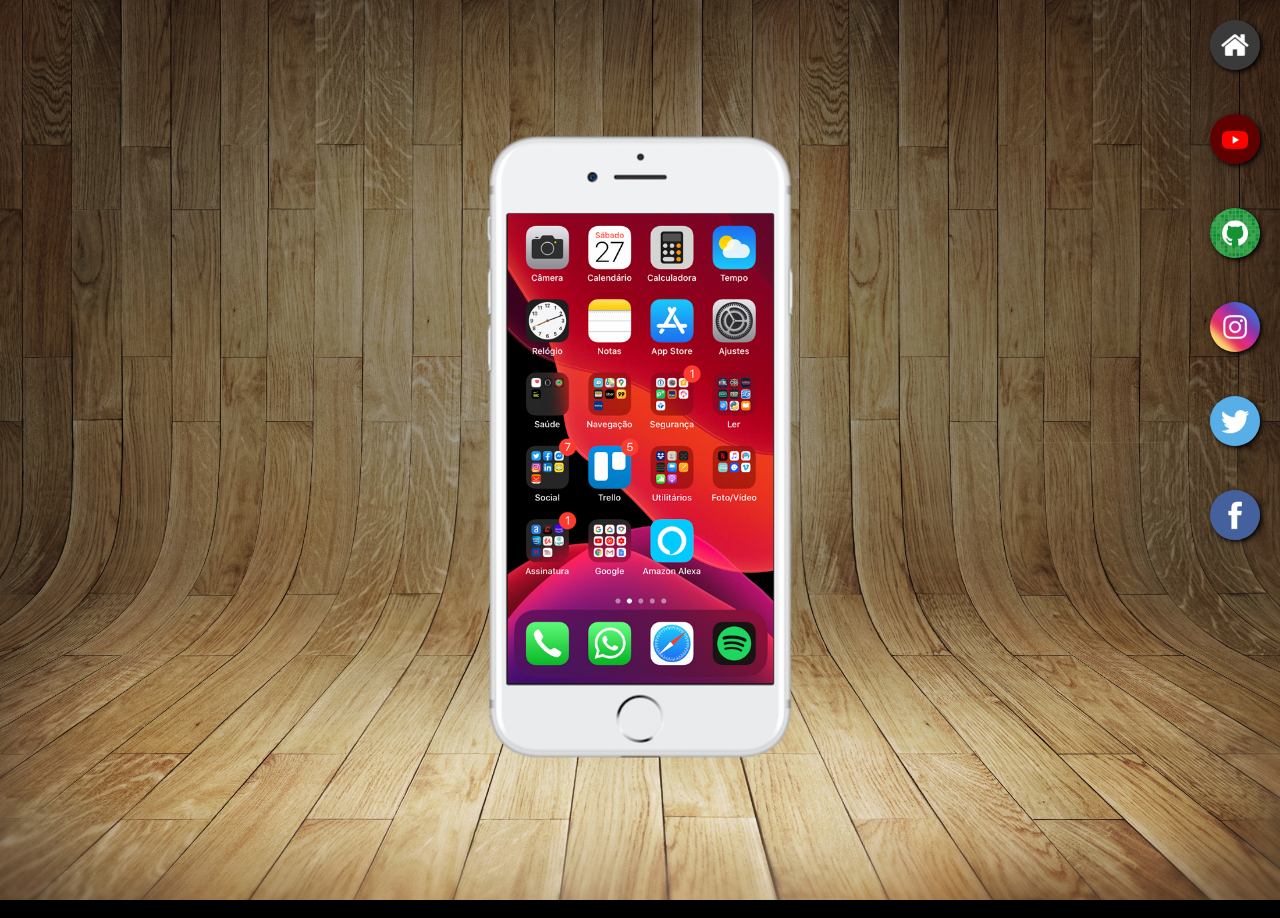
<file: index.html>
<!DOCTYPE html>
<html lang="pt-br">

<head>
    <meta charset="UTF-8">
    <meta name="viewport" content="width=device-width, initial-scale=1.0">
    <link rel="shortcut icon" href="Favicon.ico" type="image/x-icon">
    <link rel="stylesheet" href="/estilos/sttyle.css">
    <title>Projetos Redes Sociais</title>
</head>

<body>
    <main>
        <section id="telefone">
            <iframe src="/home.html" frameborder="" name="tela" id="tela">
                Seu navegador não é compativel com isso.
            </iframe>
        </section>
        <section id="redes-sociais">
            <a href="/home.html" target="tela">
                <img src="/imagens/logo-home.jpg" alt="Home"><br>
            </a>
            <a href="/yotube.html" target="tela">
                <img src="/imagens/logo-youtube.jpg" alt="Yotube"><br>
            </a>
            <a href="/github.html" target="tela">
                <img src="/imagens/logo-github.jpg" alt="Github"><br>
            </a>
            <a href="/istagram.html" target="tela">
                <img src="/imagens/logo-instagram.jpg" alt="Instagram"><br>
            </a>
            <a href="/twitter.html" target="tela">
                <img src="/imagens/logo-twitter.jpg" alt="Twitter"><br>
            </a>
            <a href="/faceboock.html" target="tela">
                <img src="/imagens/logo-facebook.jpg" alt="Facebook"><br>
            </a>
        </section>

    </main>
</body>

</html>jpg
</file>
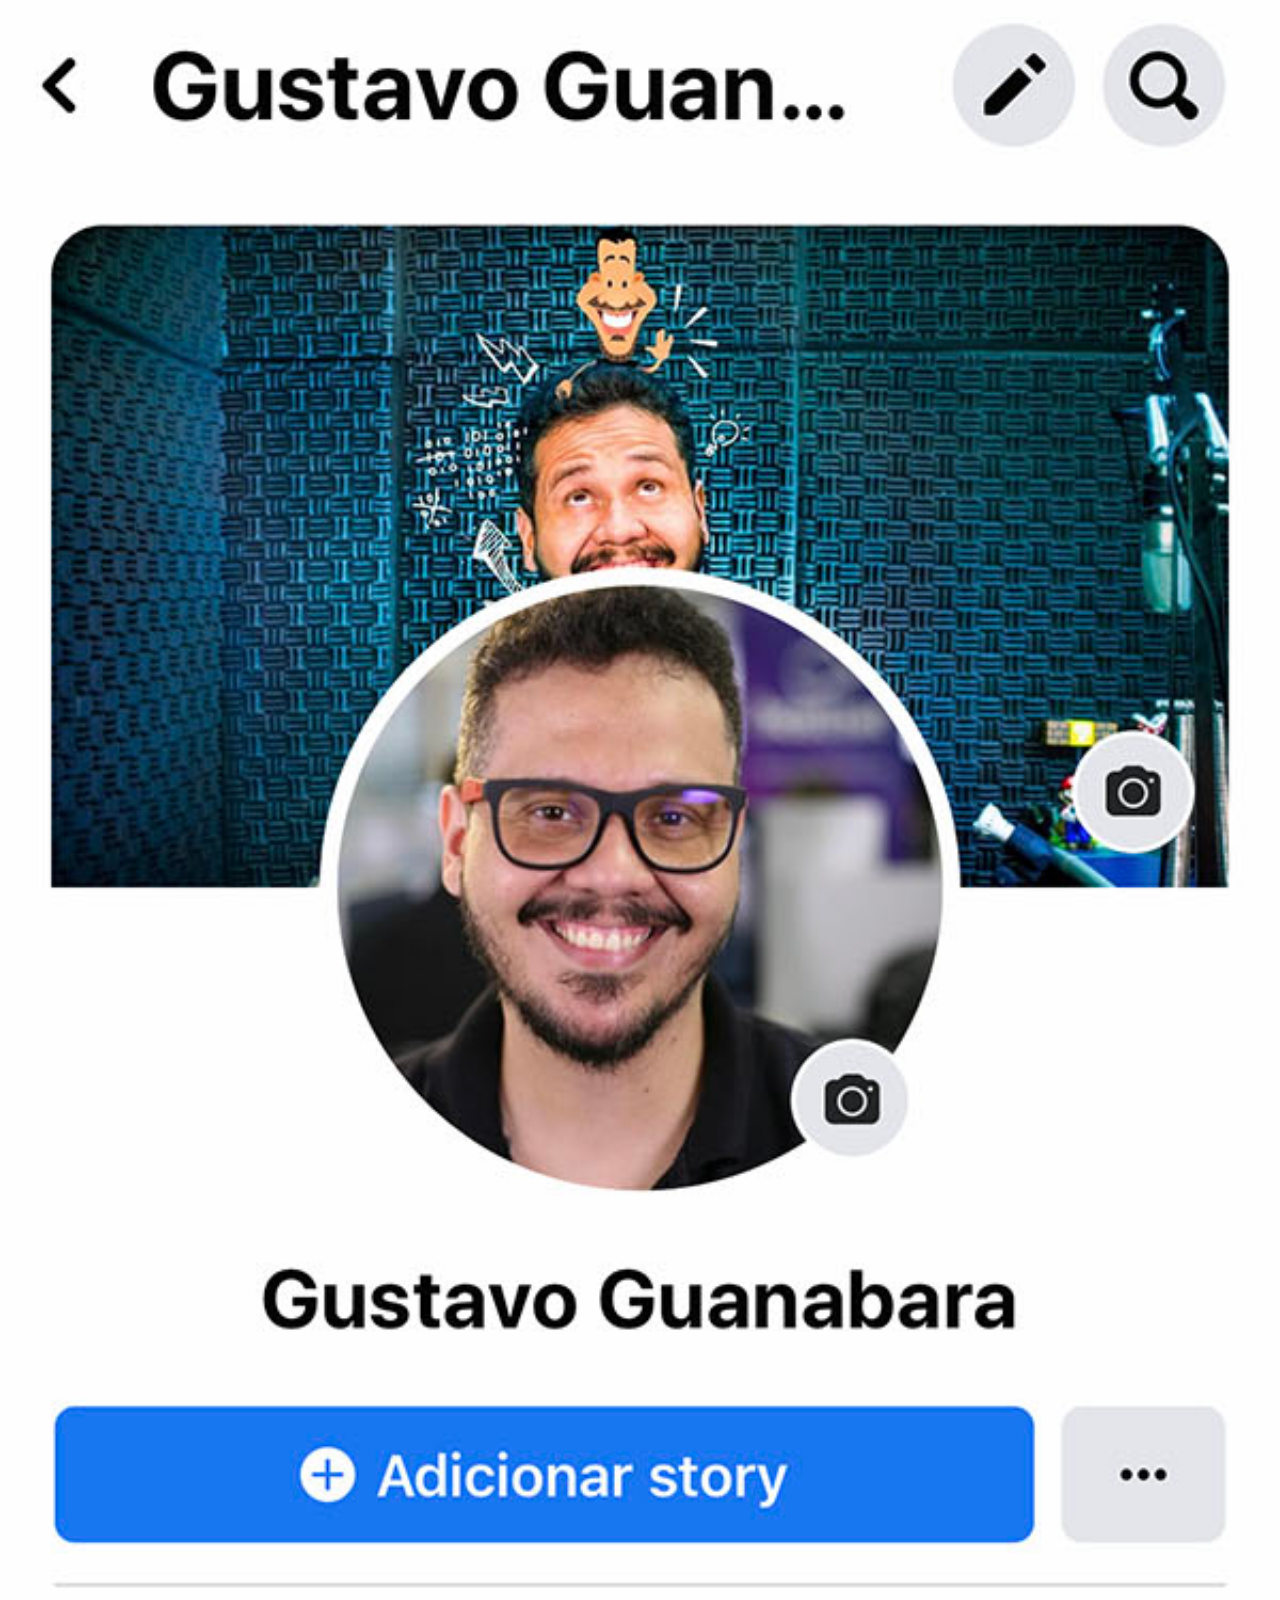
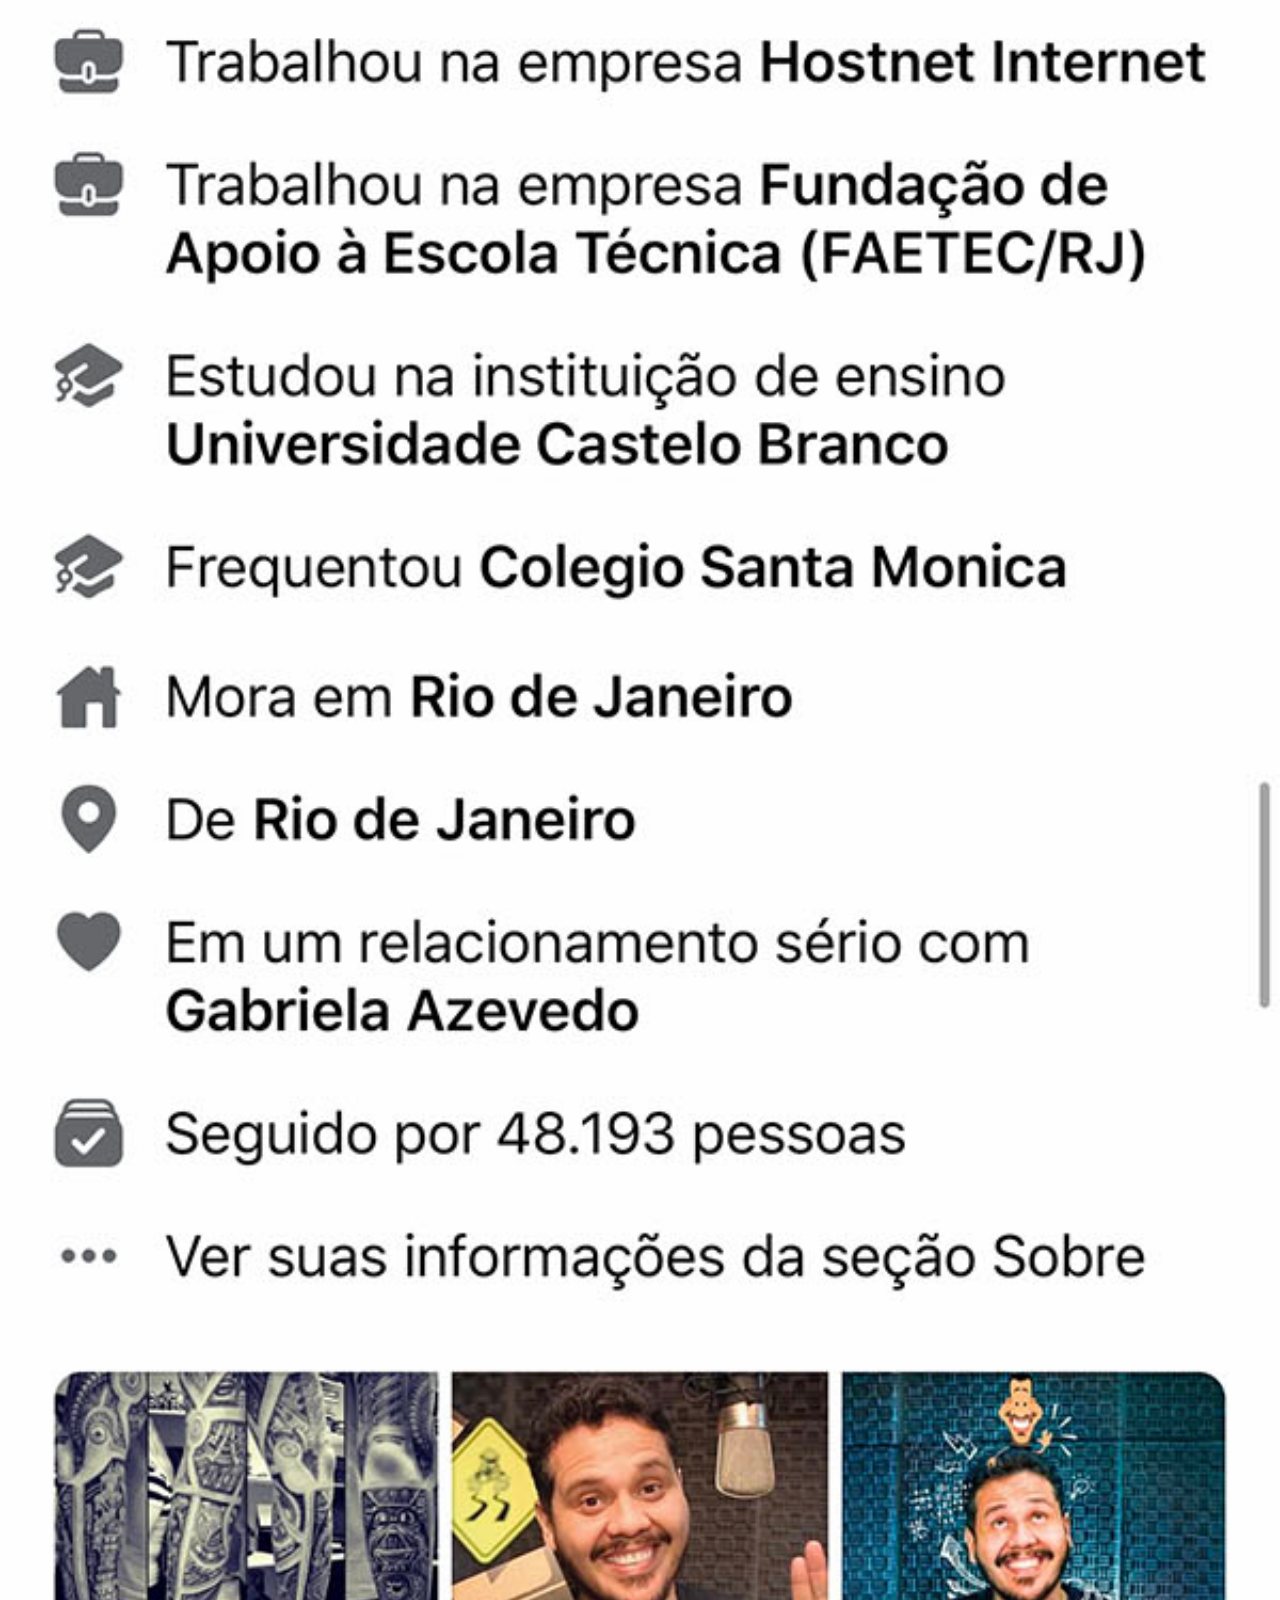
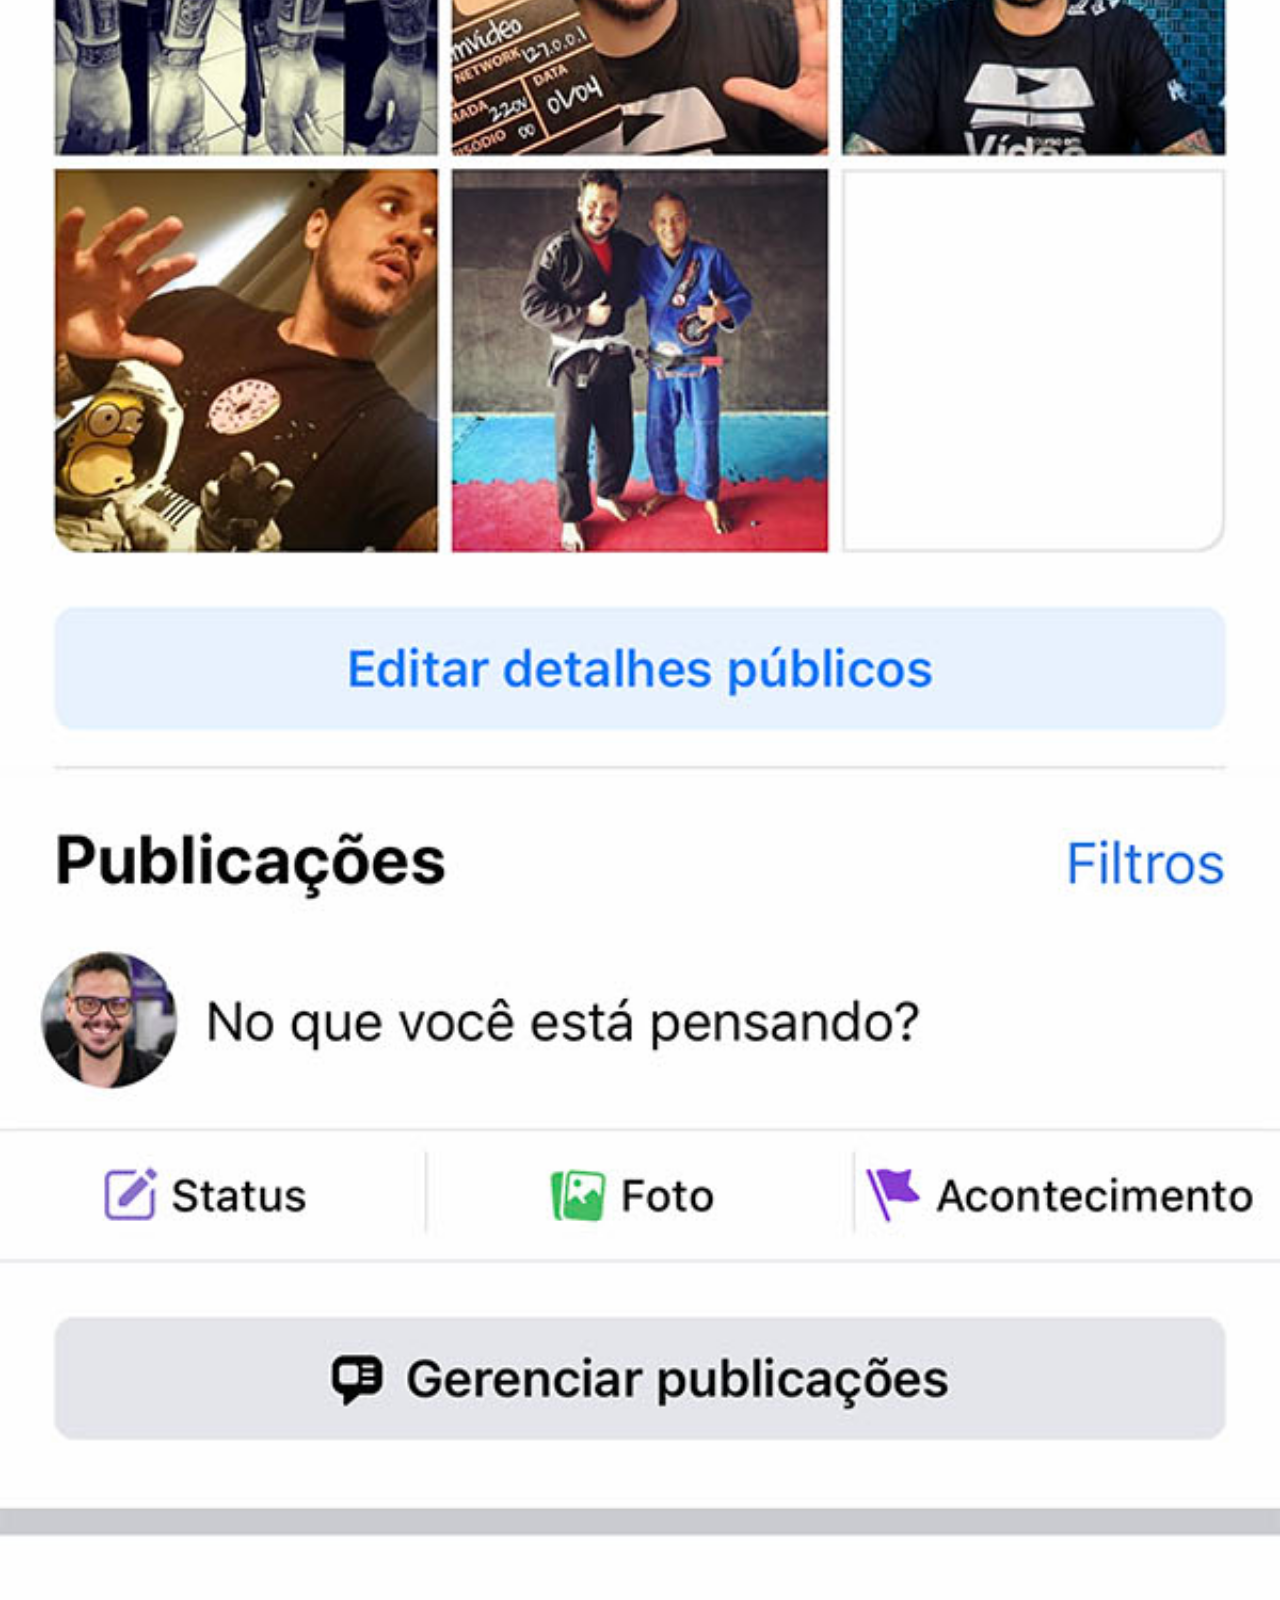
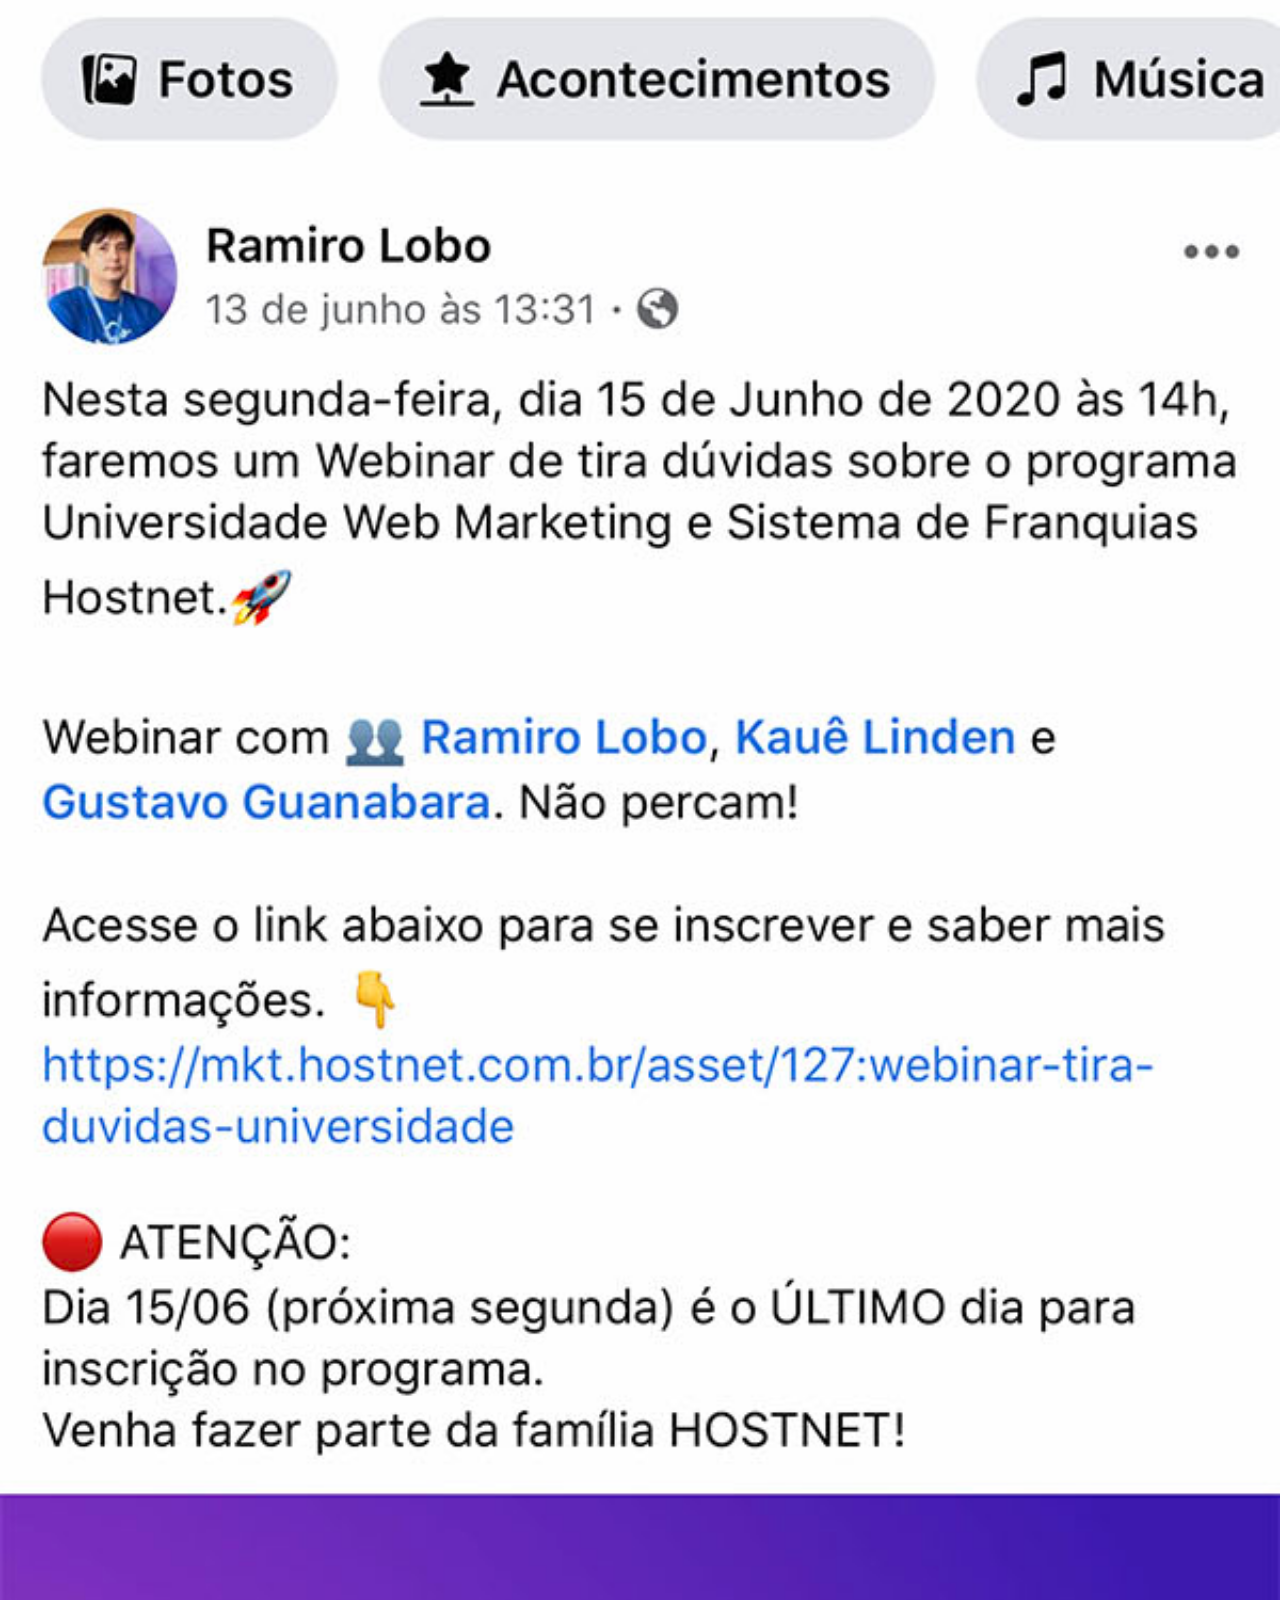
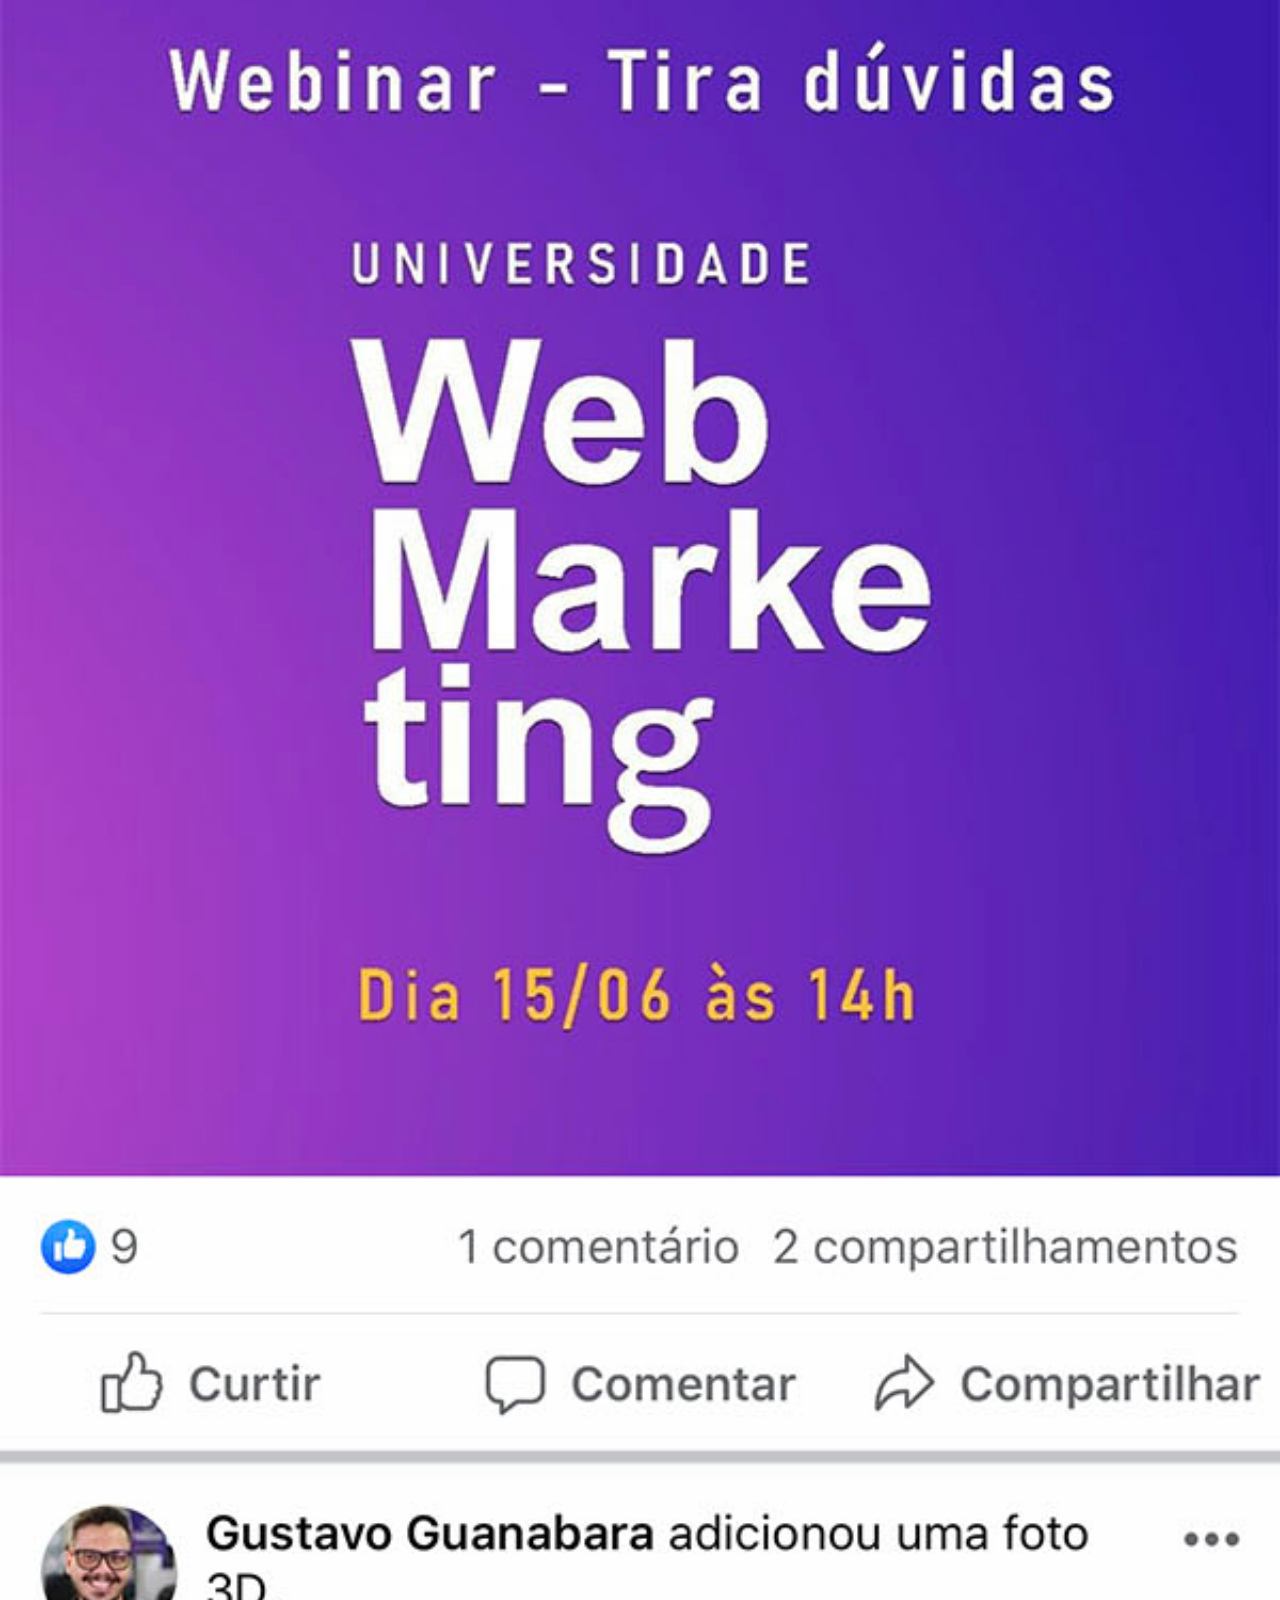
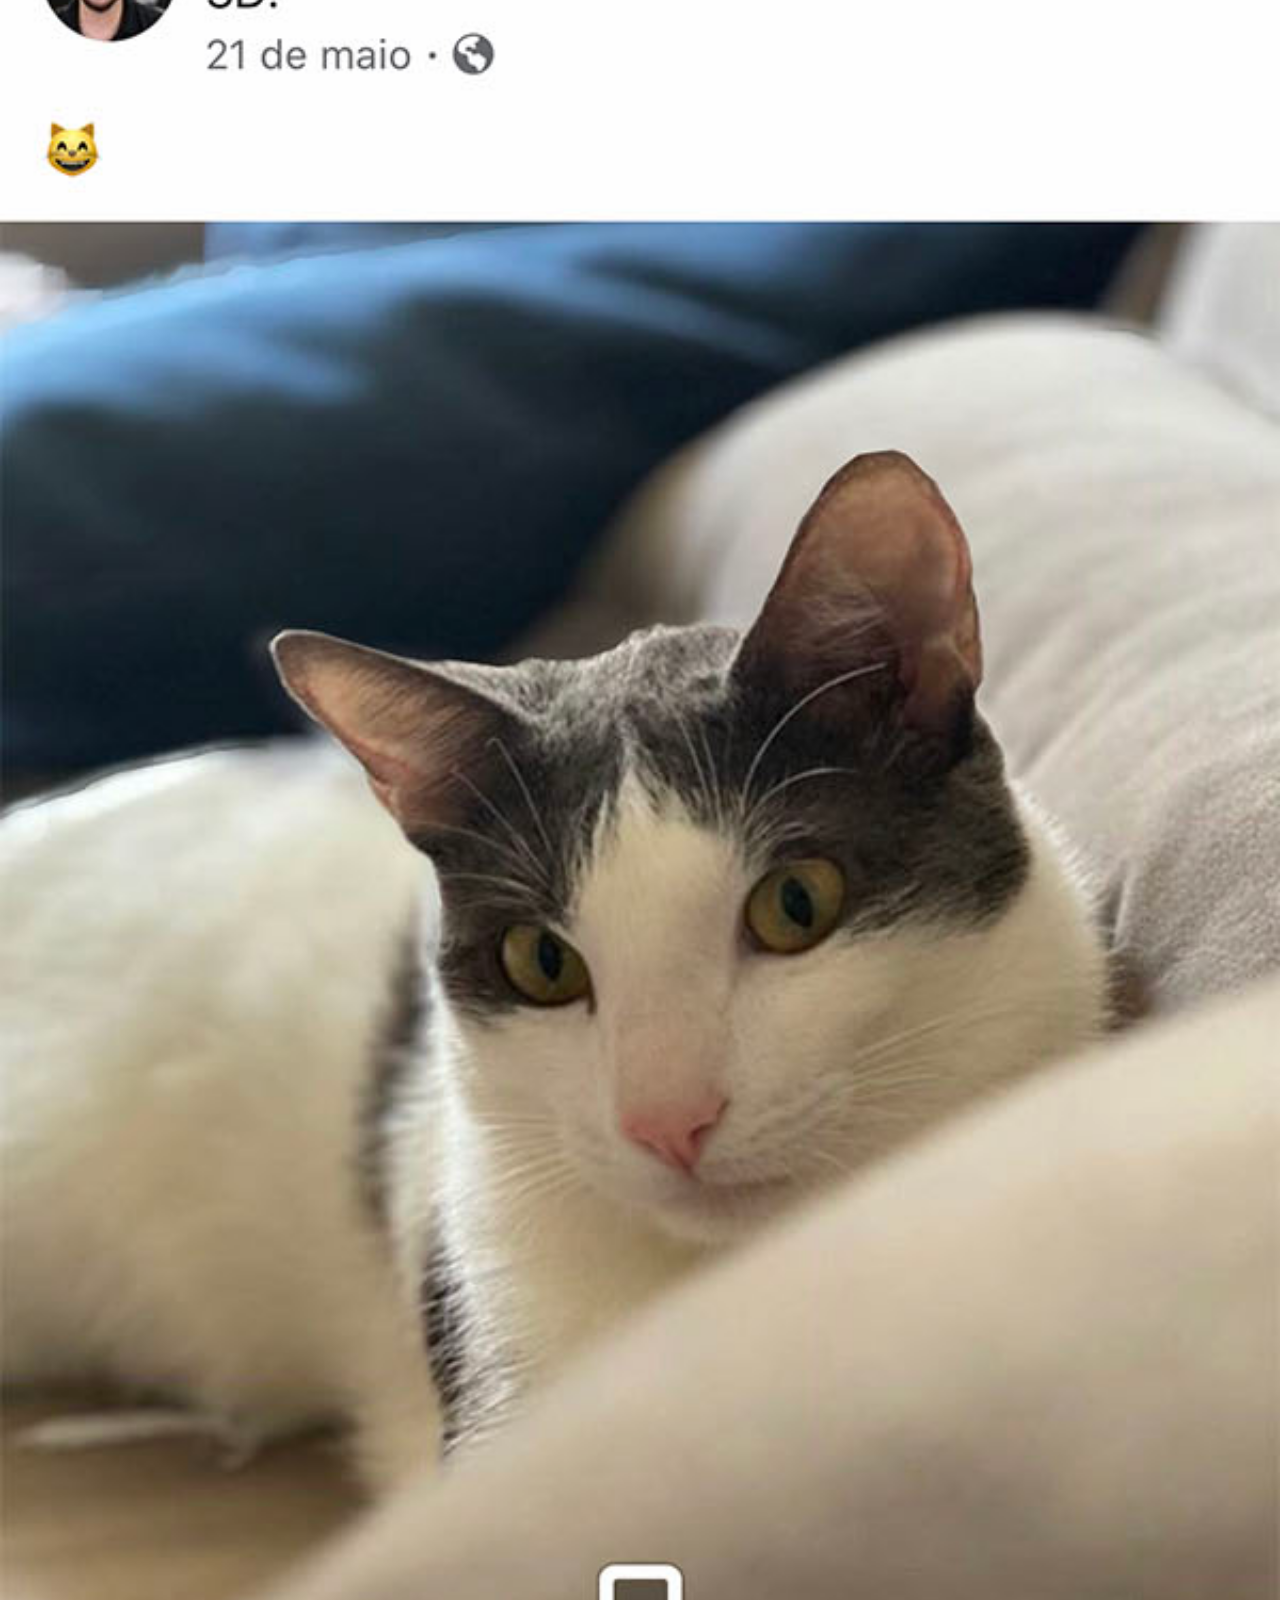
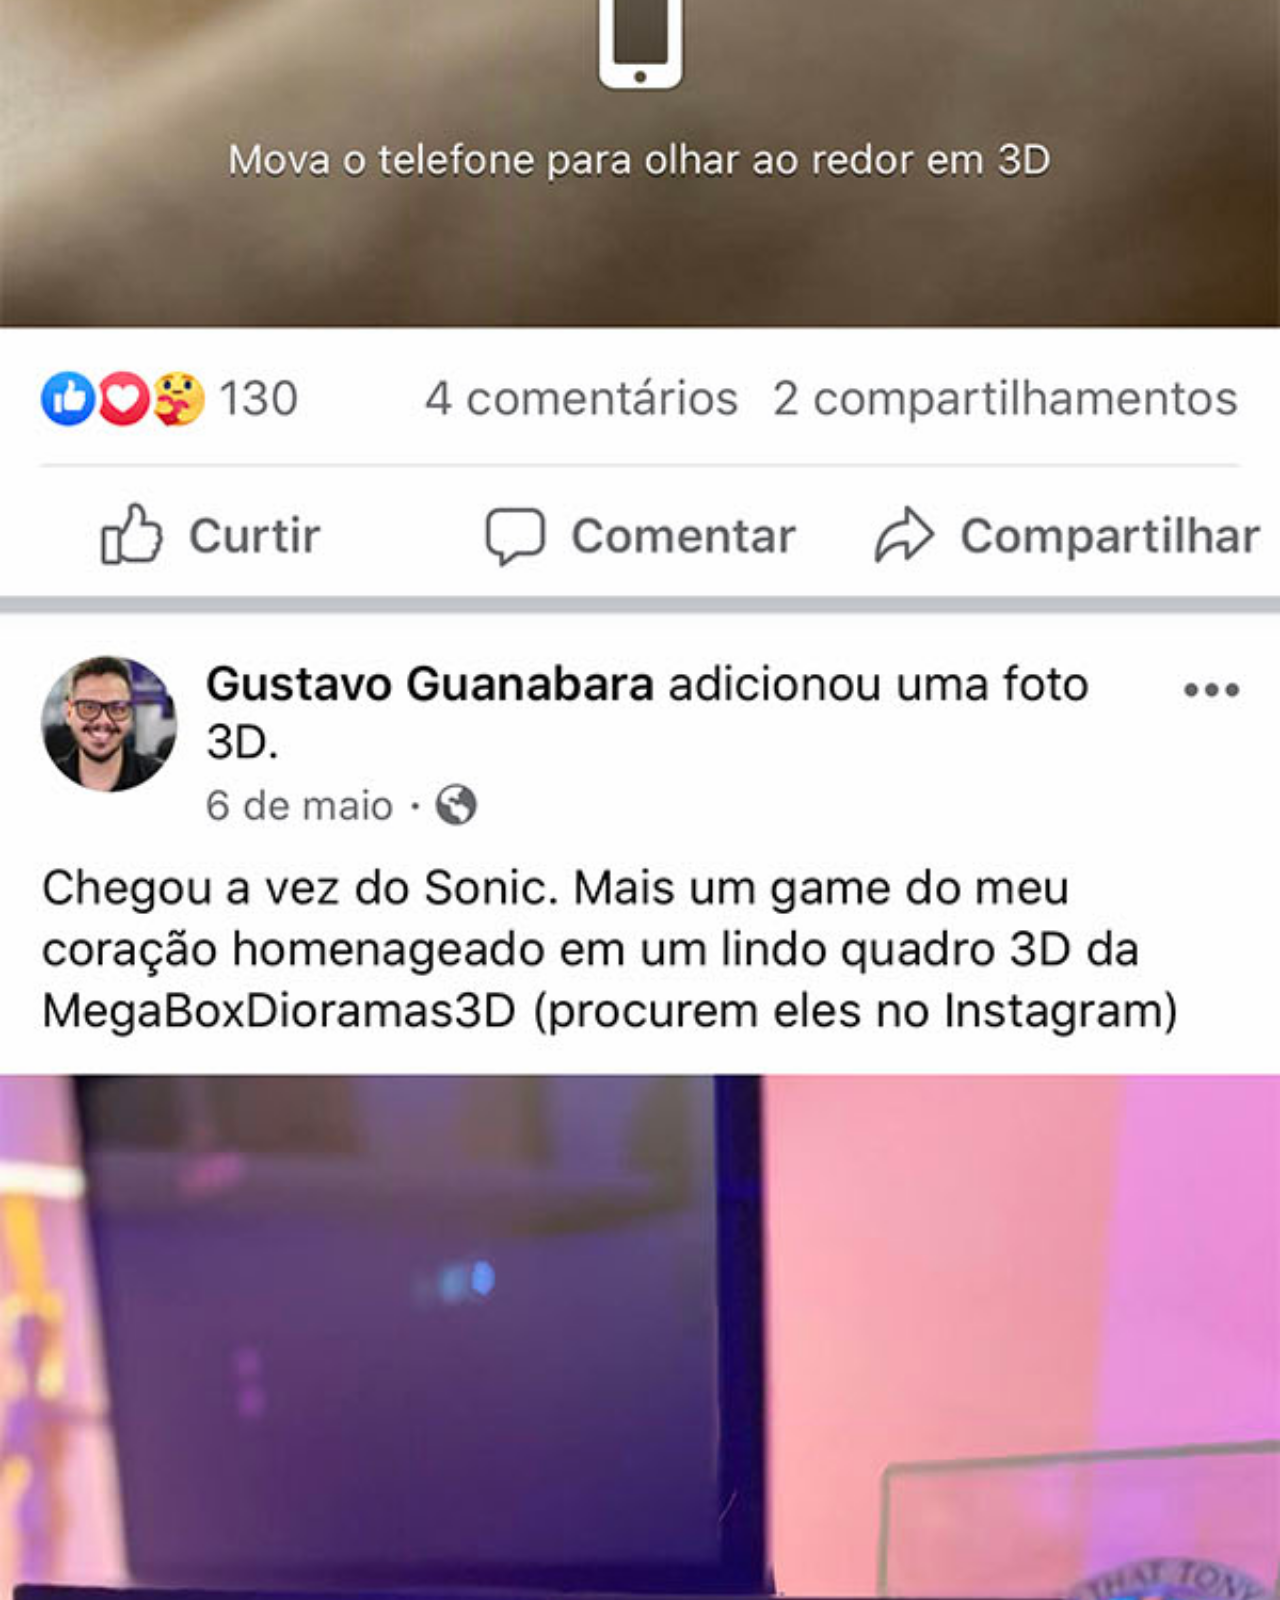
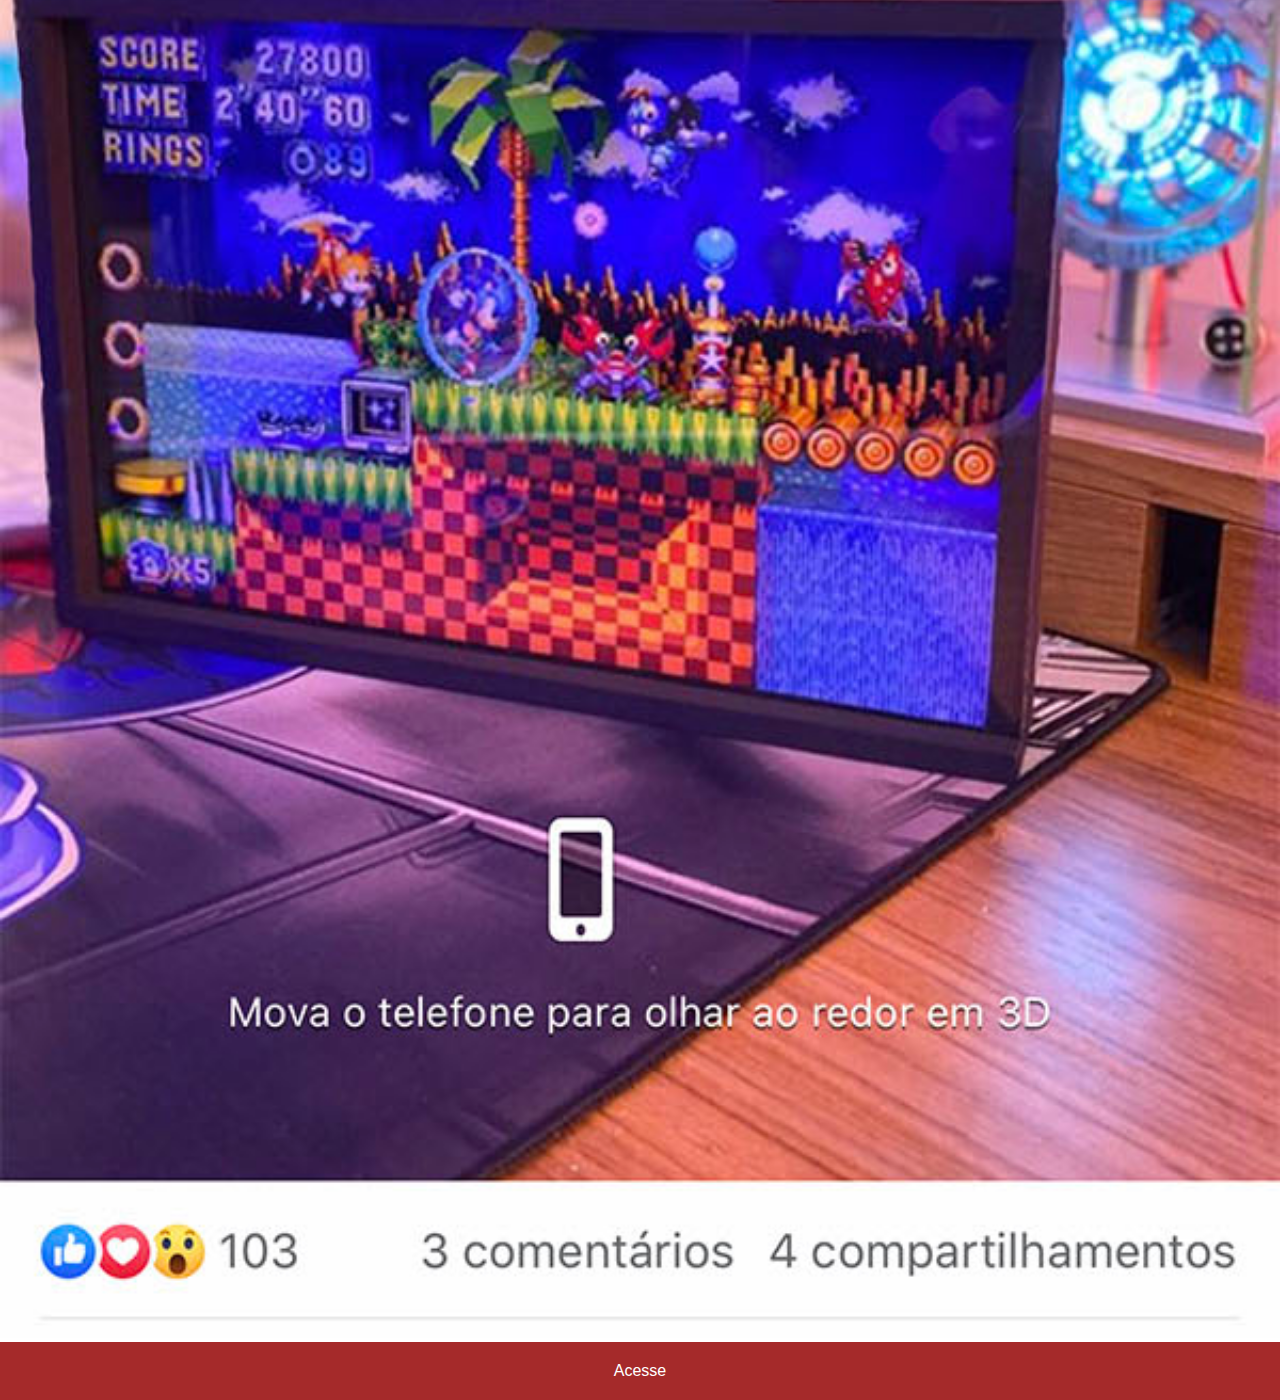
<file: faceboock.html>
<!DOCTYPE html>
<html lang="pt-br">

<head>
    <meta charset="UTF-8">
    <meta name="viewport" content="width=device-width, initial-scale=1.0">
    <link rel="stylesheet" href="/estilos/social.css">
    <title>Tela Istagram</title>
</head>

<body>
    <img src="/imagens/tela-facebook.jpg" alt="Faceboock">
    <a href="https://www.facebook.com/" target="_blank">
        Acesse
    </a>
</body>

</html>
</file>
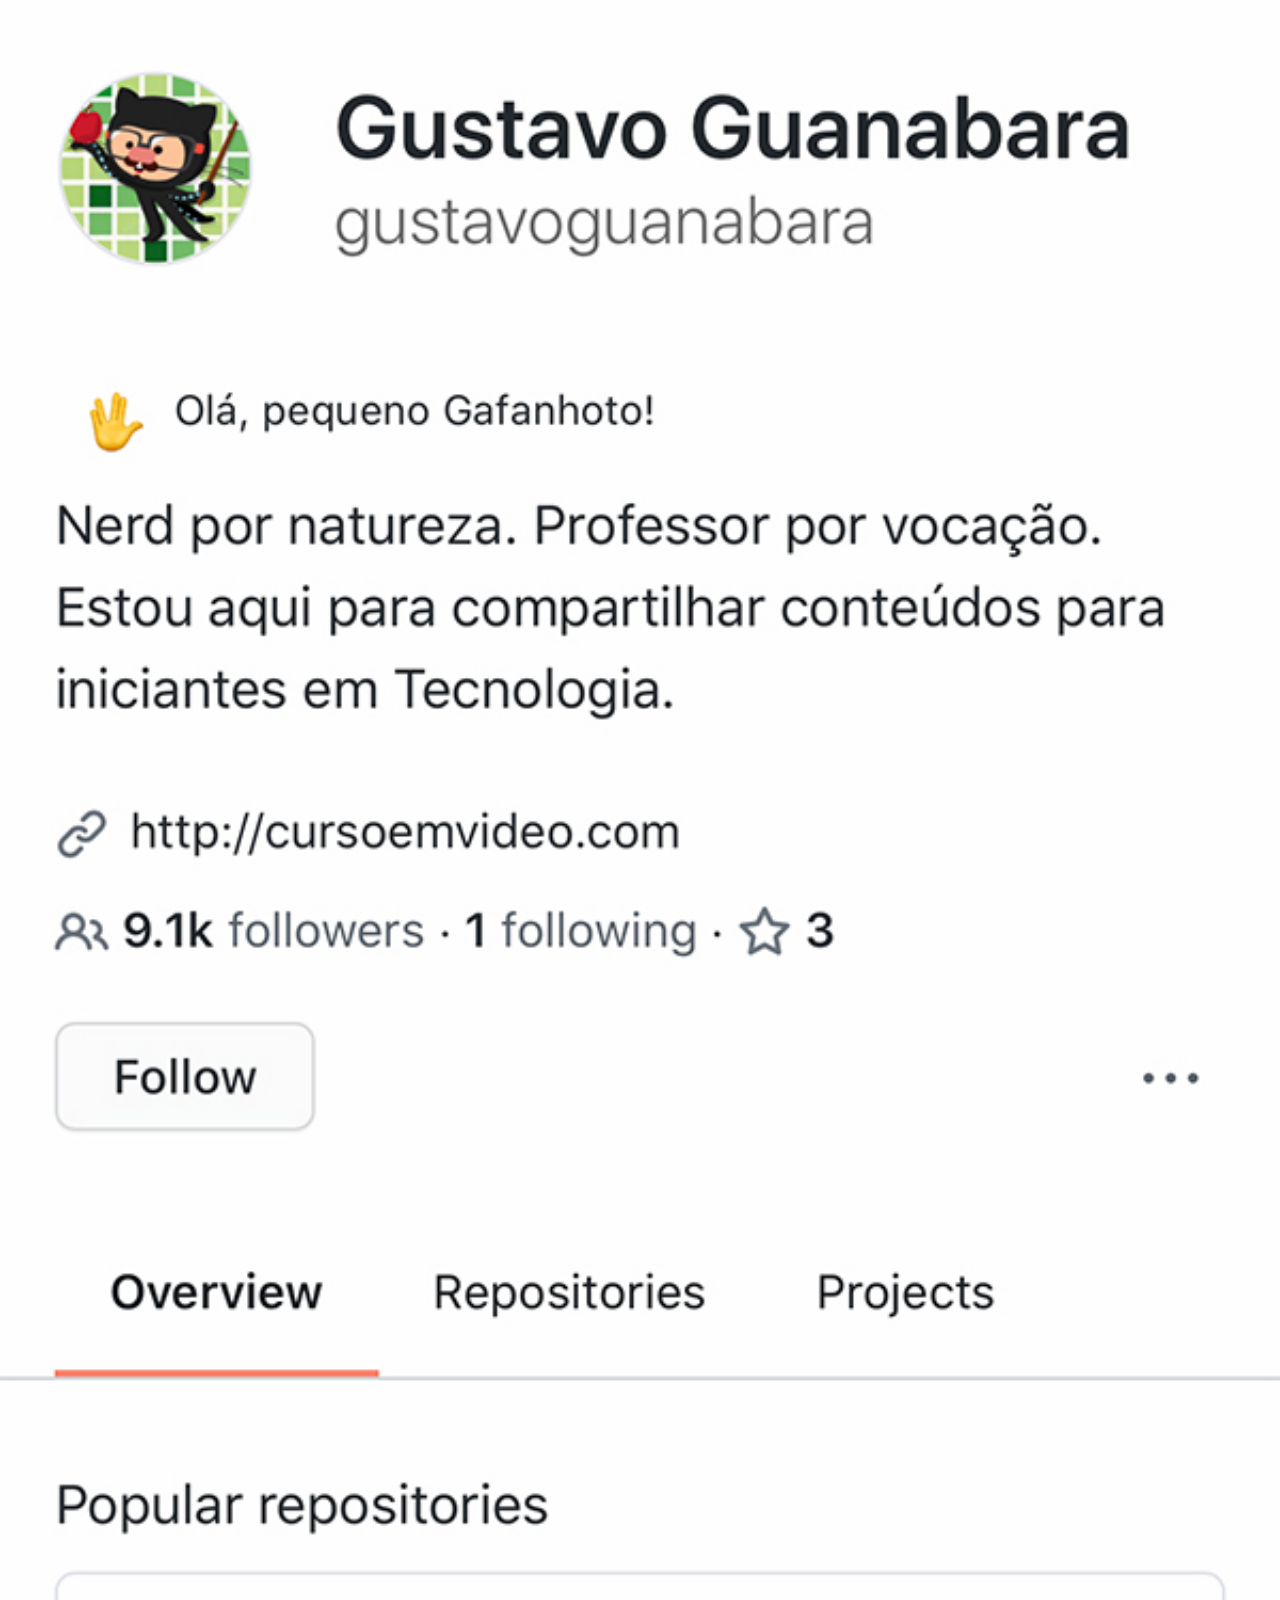
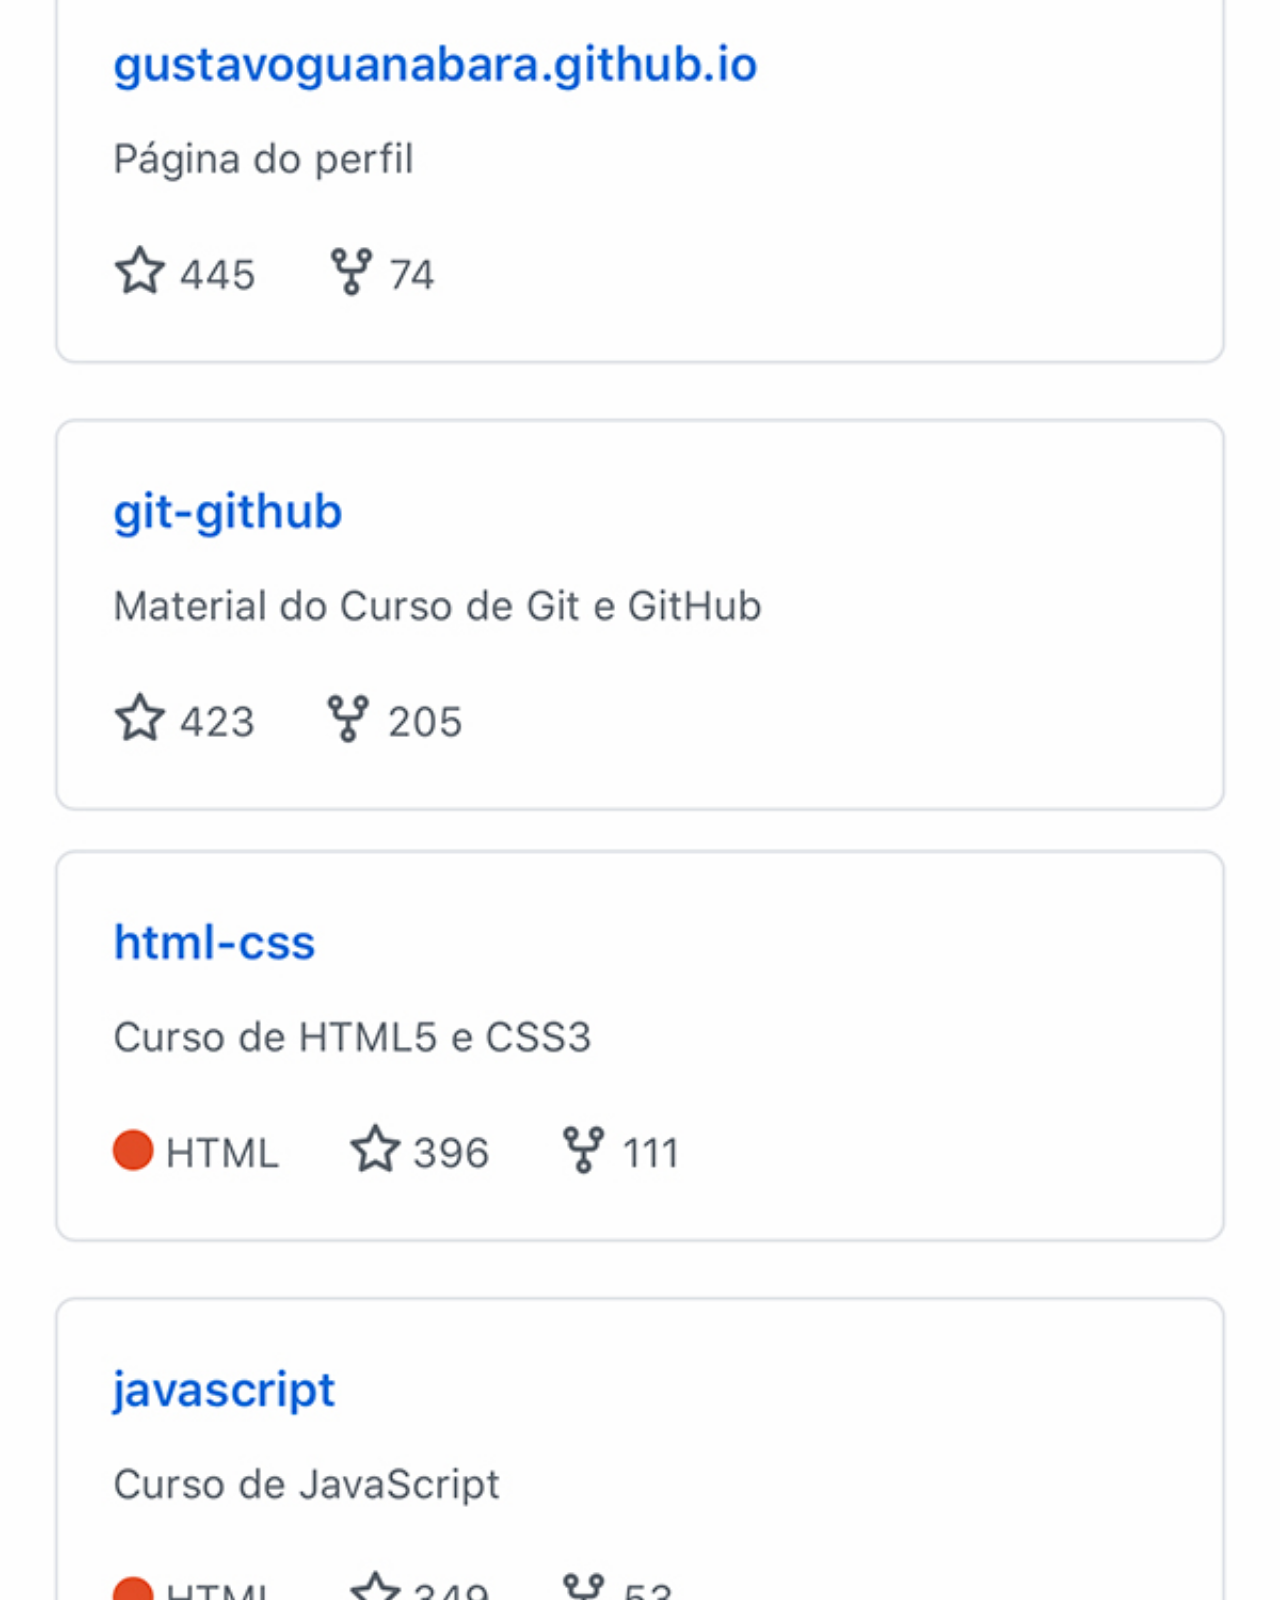
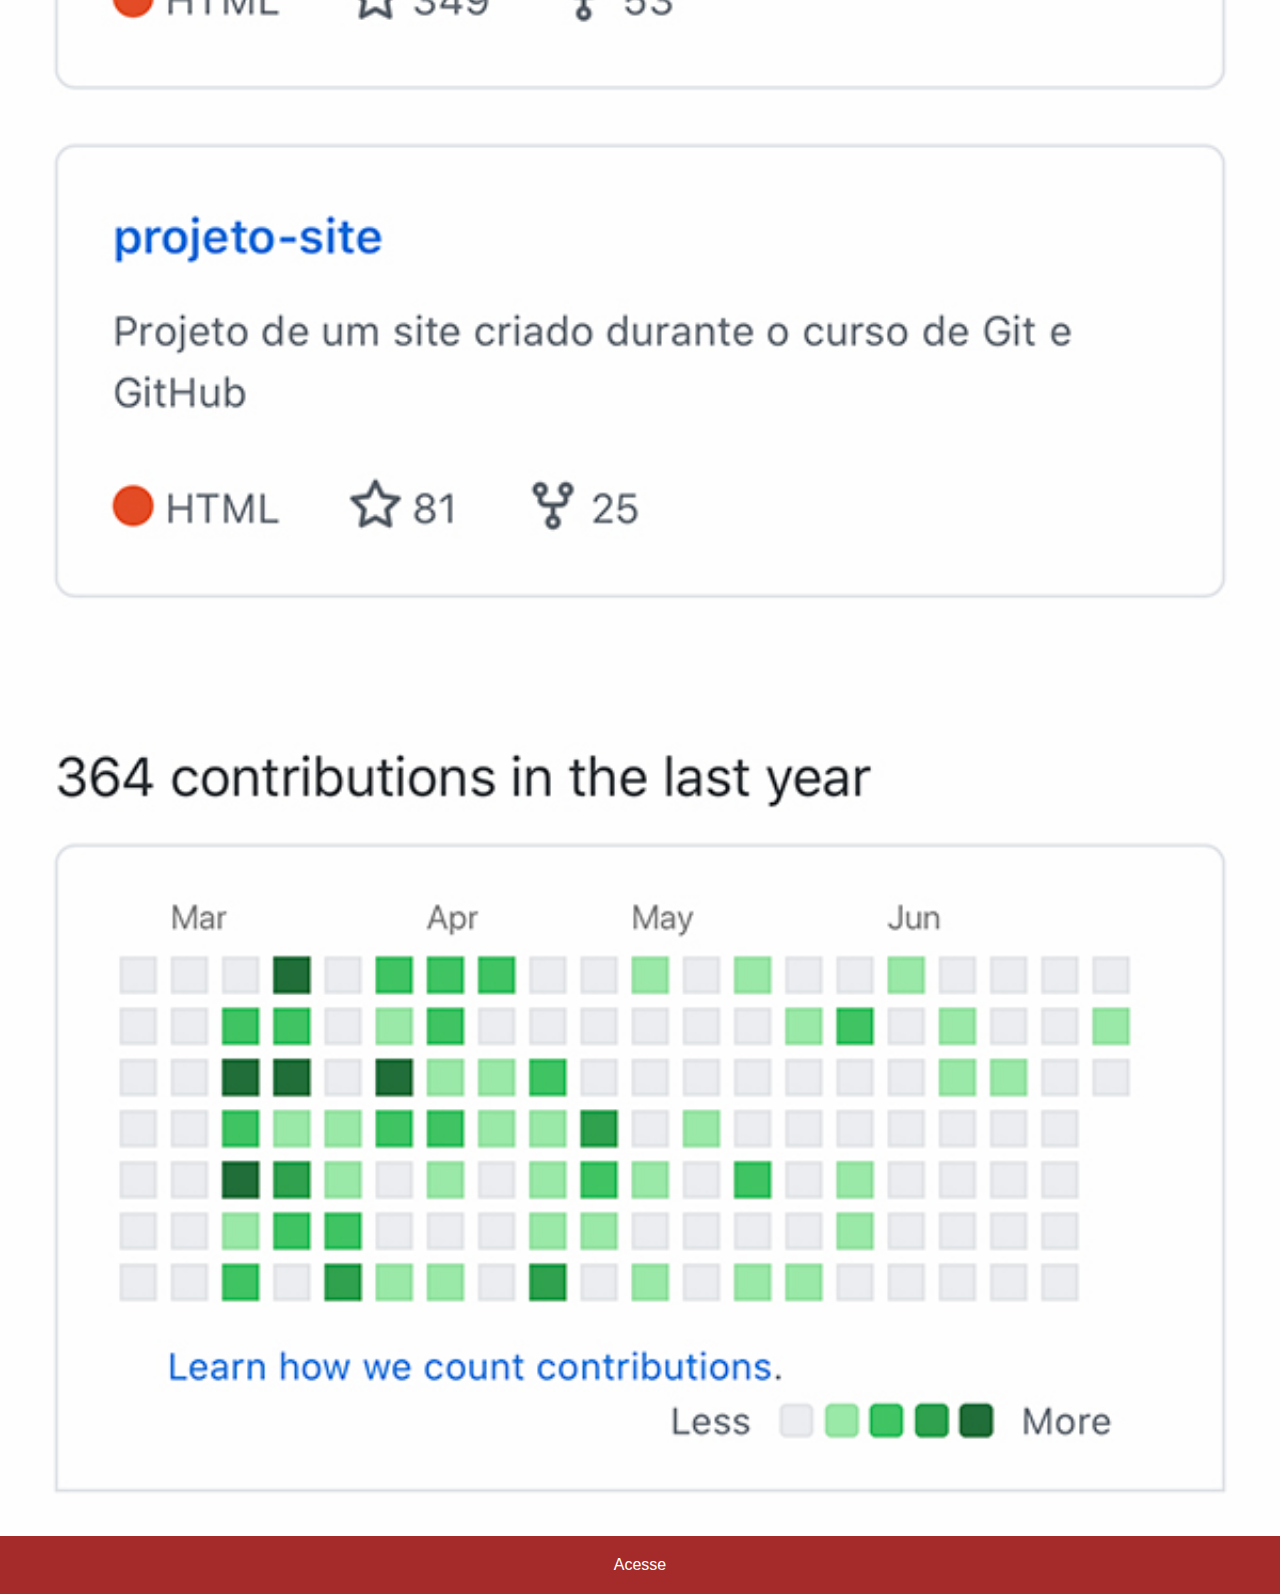
<file: github.html>
<!DOCTYPE html>
<html lang="pt-br">

<head>
    <meta charset="UTF-8">
    <meta name="viewport" content="width=device-width, initial-scale=1.0">
    <link rel="stylesheet" href="/estilos/social.css">
    <title>GitHub</title>
</head>

<body>
    <img src="/imagens/tela-github.jpg" alt="GitHub">
    <a href="https://github.com/Caiquestack" target="_blank">
        Acesse
    </a>
</body>

</html>
</file>
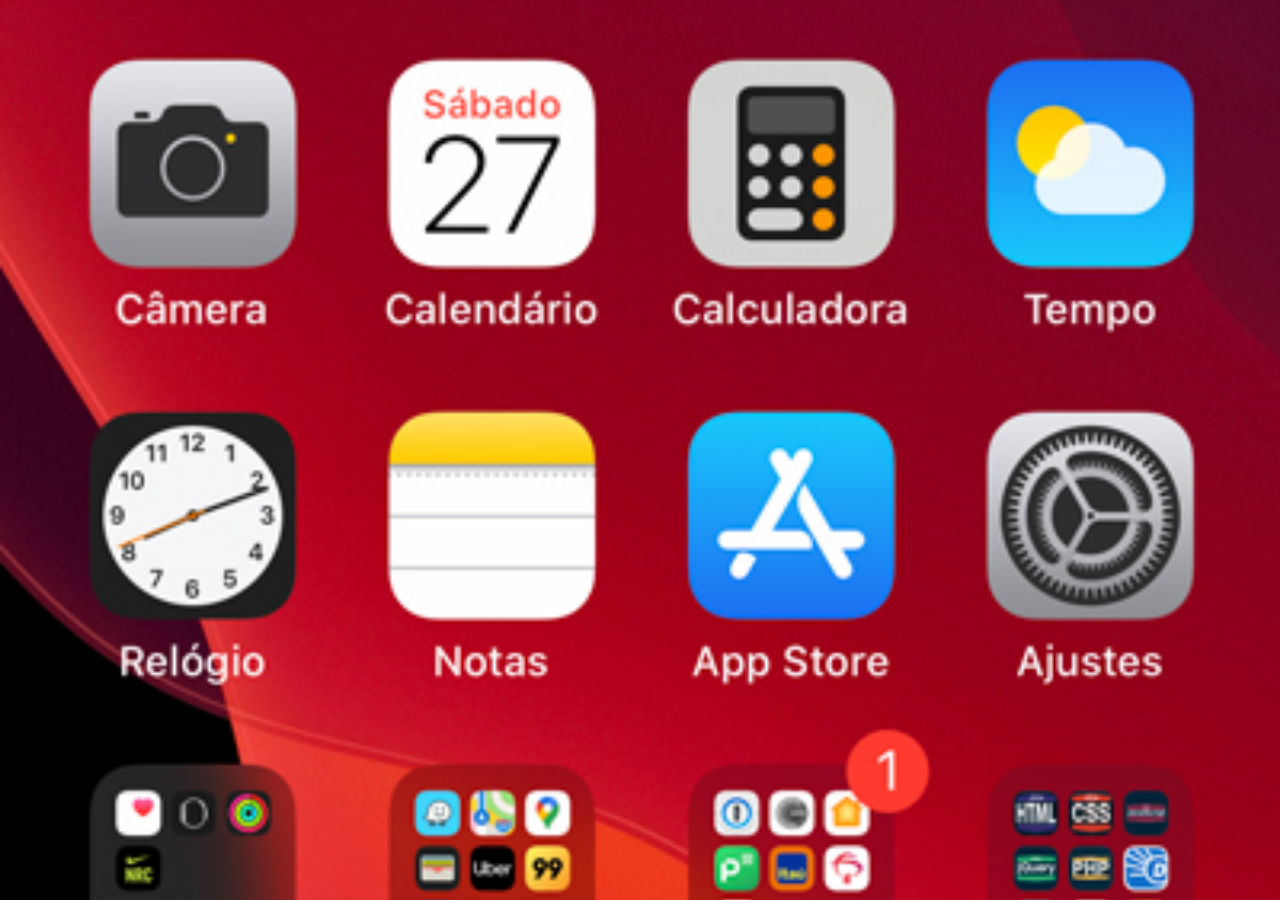
<file: home.html>
<!DOCTYPE html>
<html lang="pt-br">

<head>
    <meta charset="UTF-8">
    <meta name="viewport" content="width=device-width, initial-scale=1.0">
    <title>Homet</title>
    <style>
        * {
            margin: 0px;
            padding: 0px;
        }

        body {
            width: 100vw;
            height: 100vh;
            background: black url('/imagens/tela-home.jpg') top center no-repeat;
            background-size: cover;
        }
    </style>
</head>

<body>

</body>

</html>
</file>
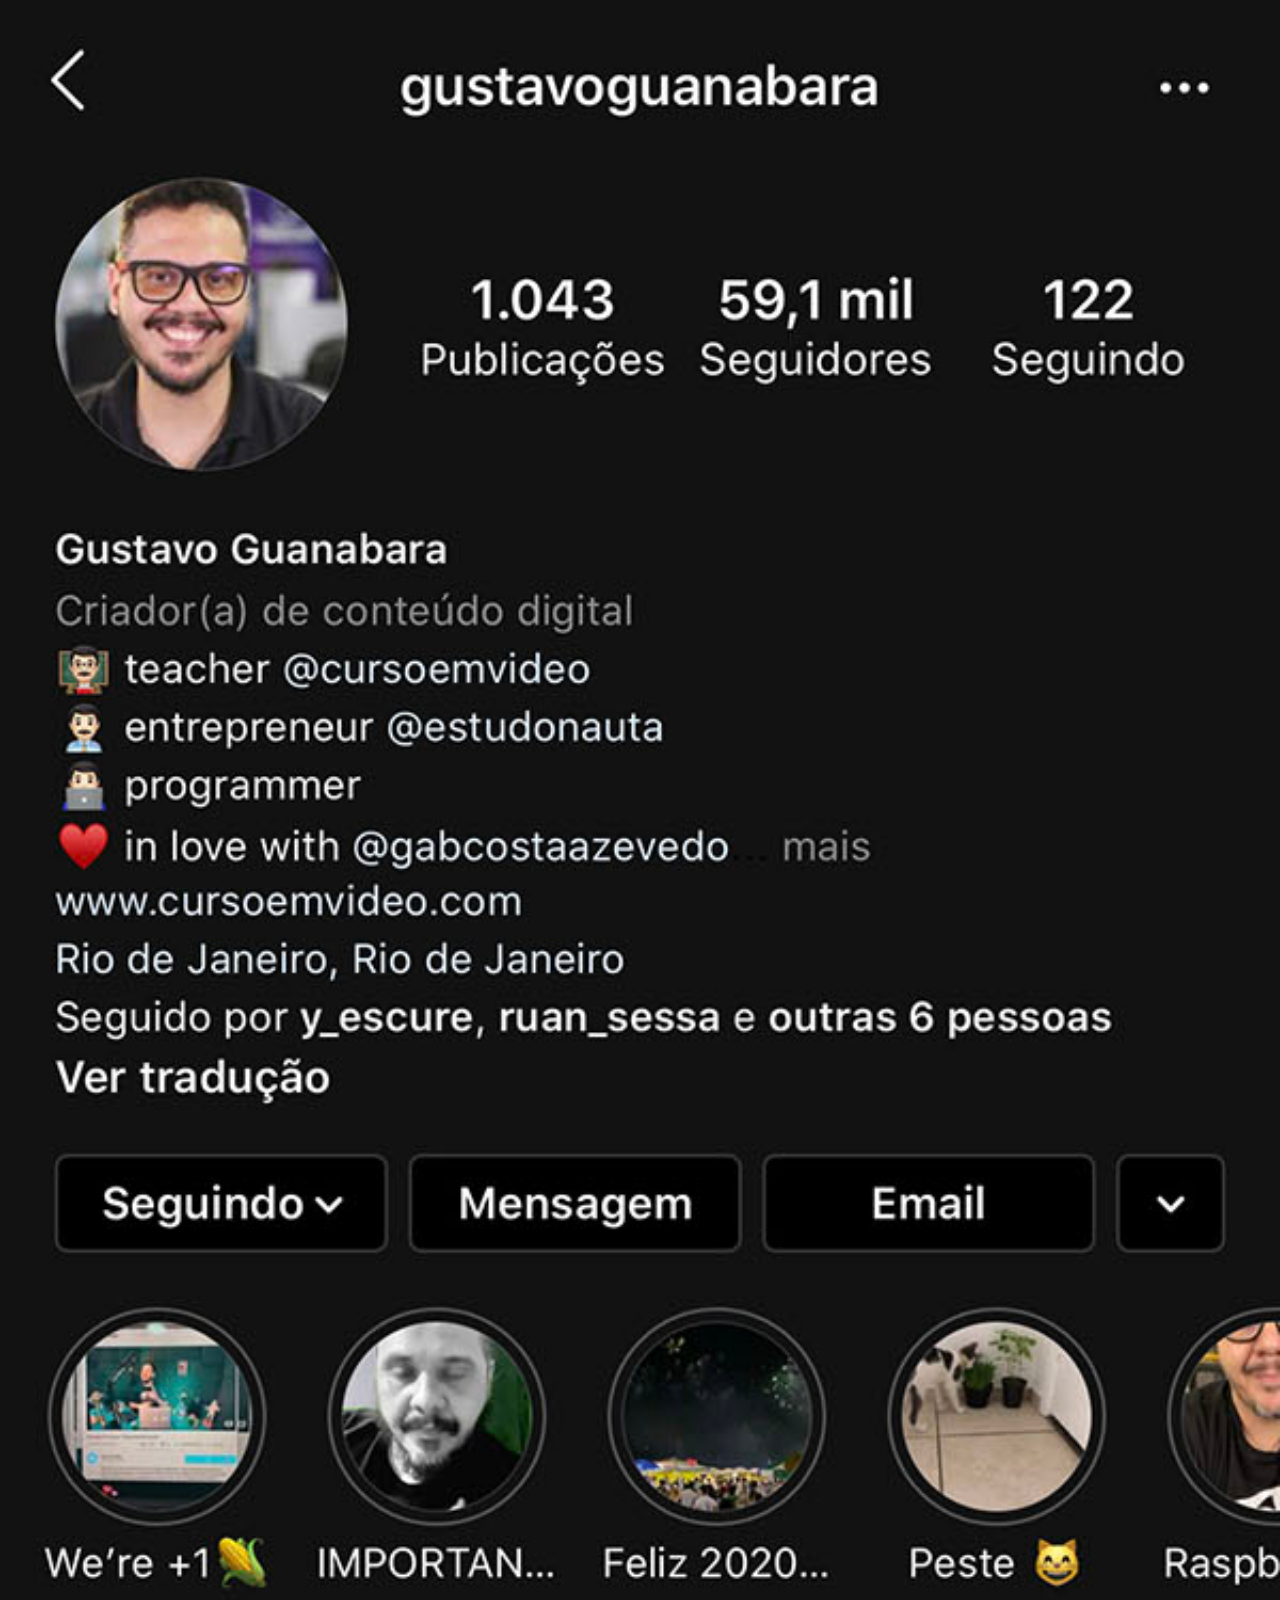
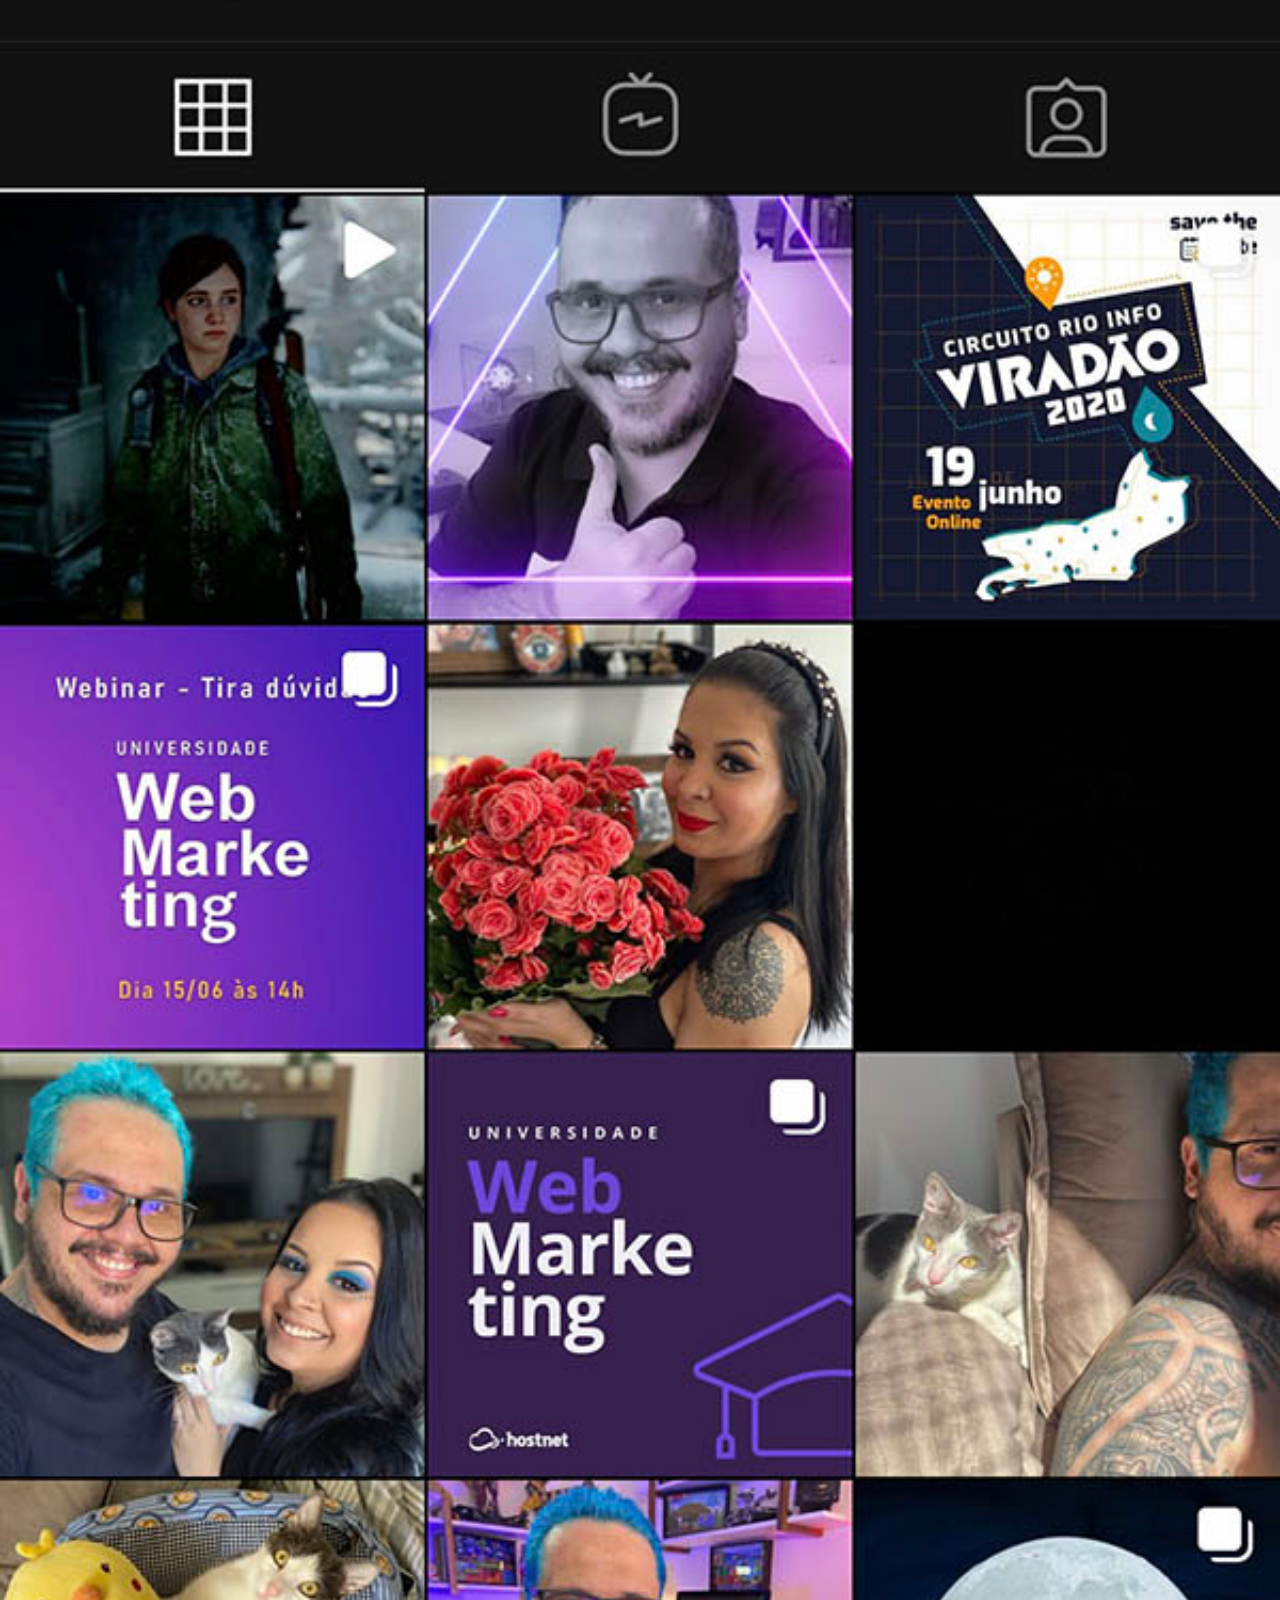
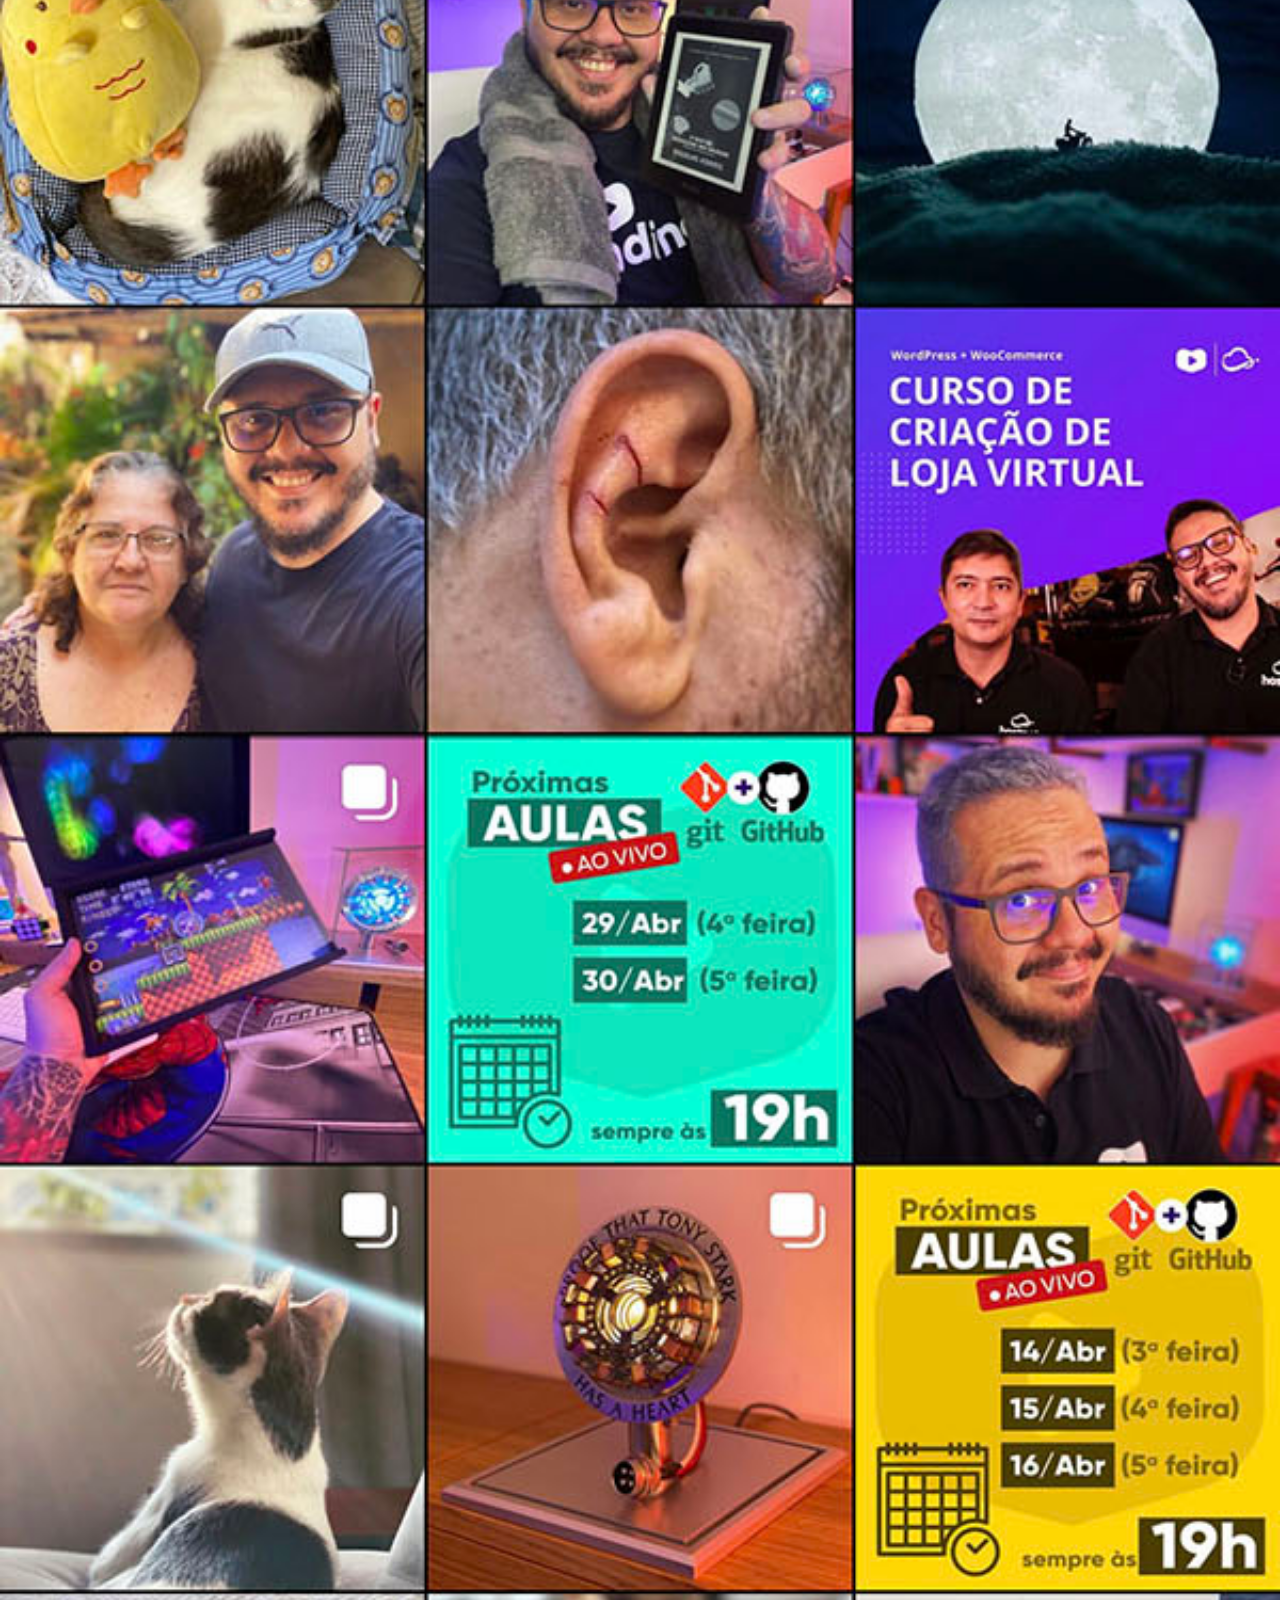
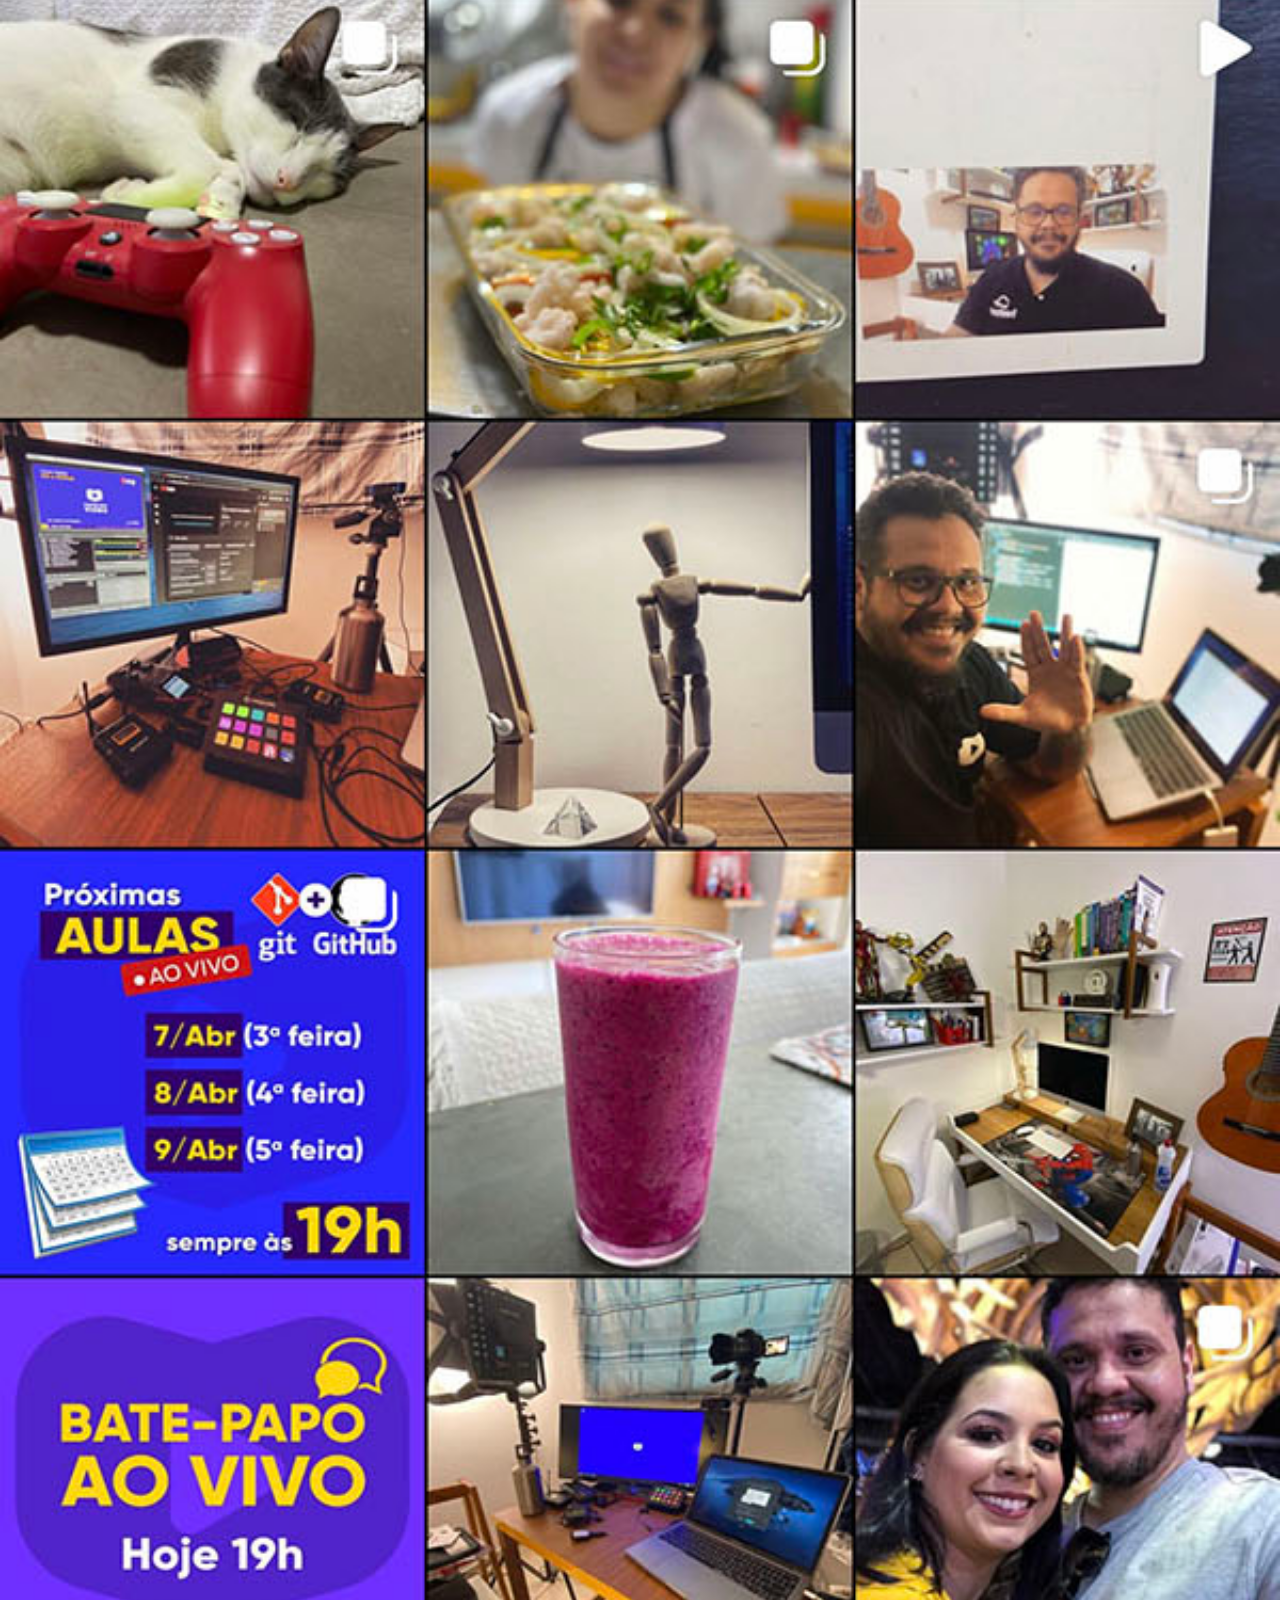
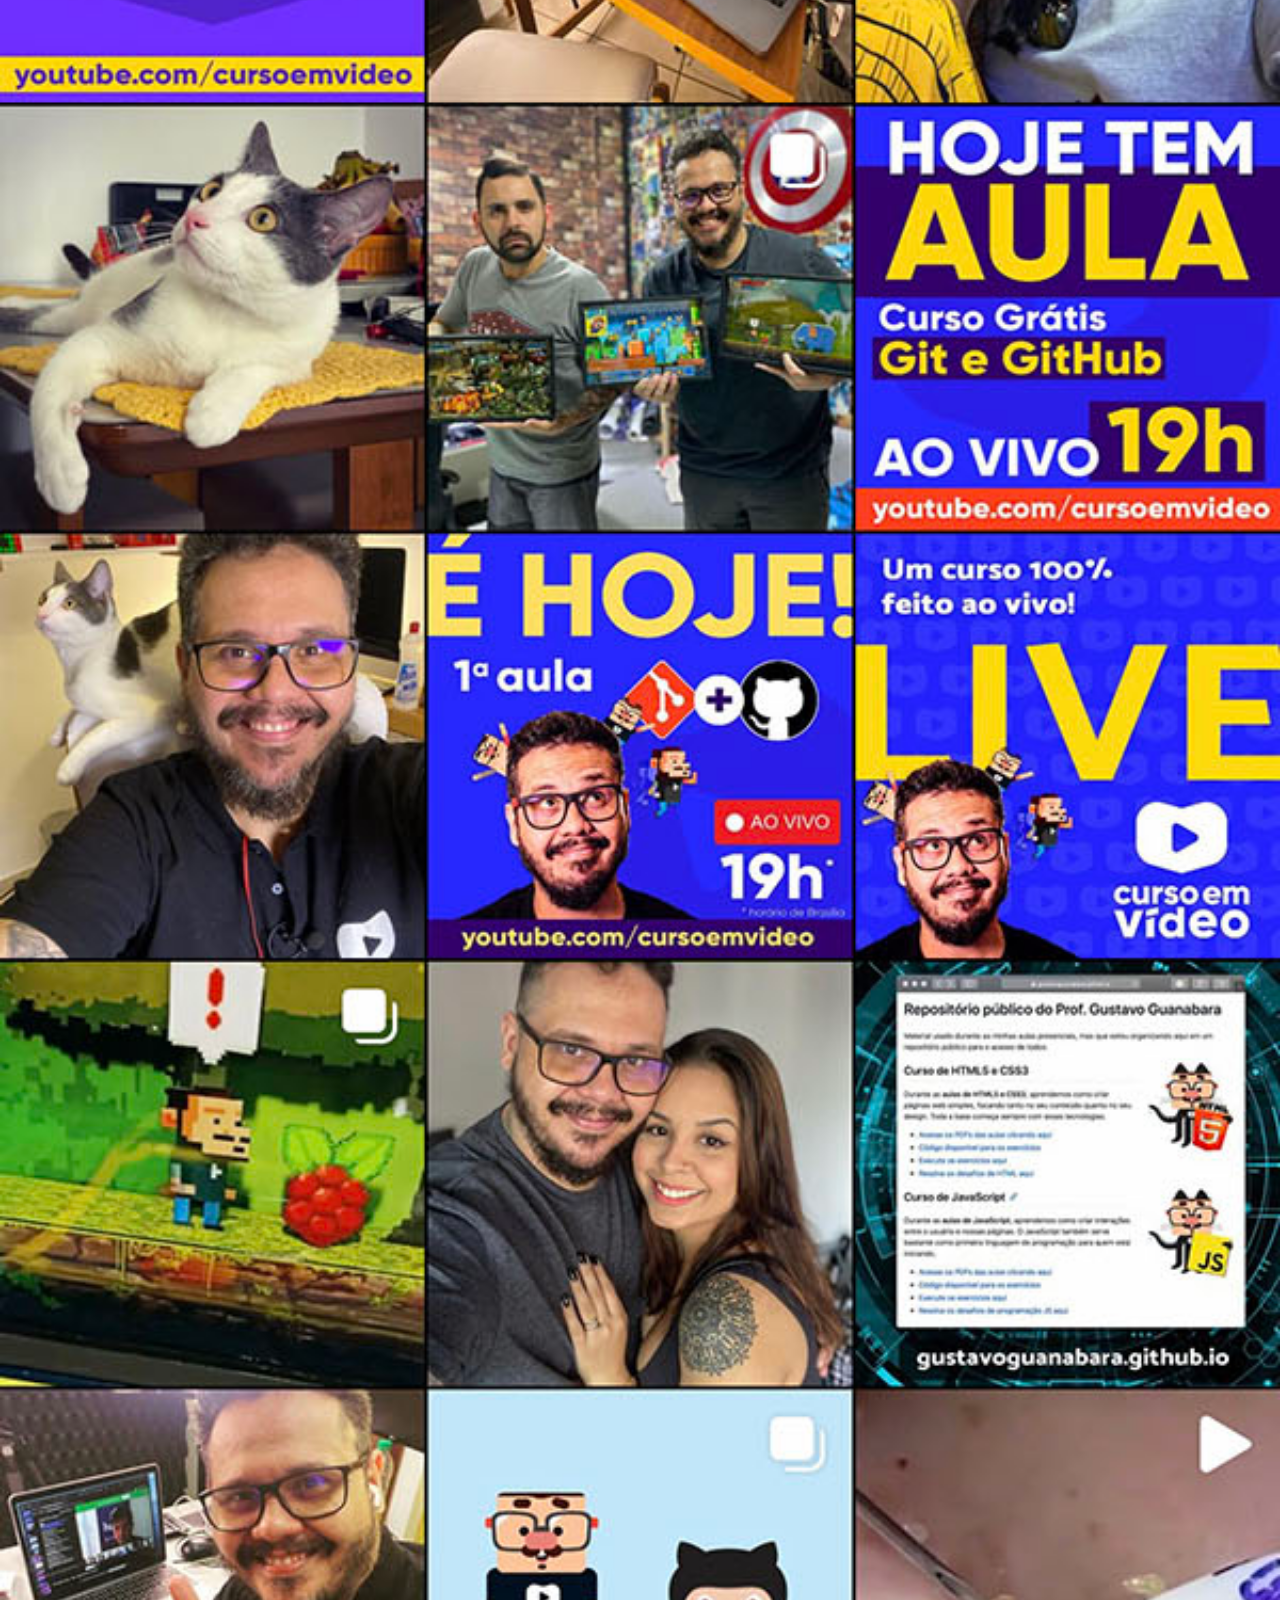
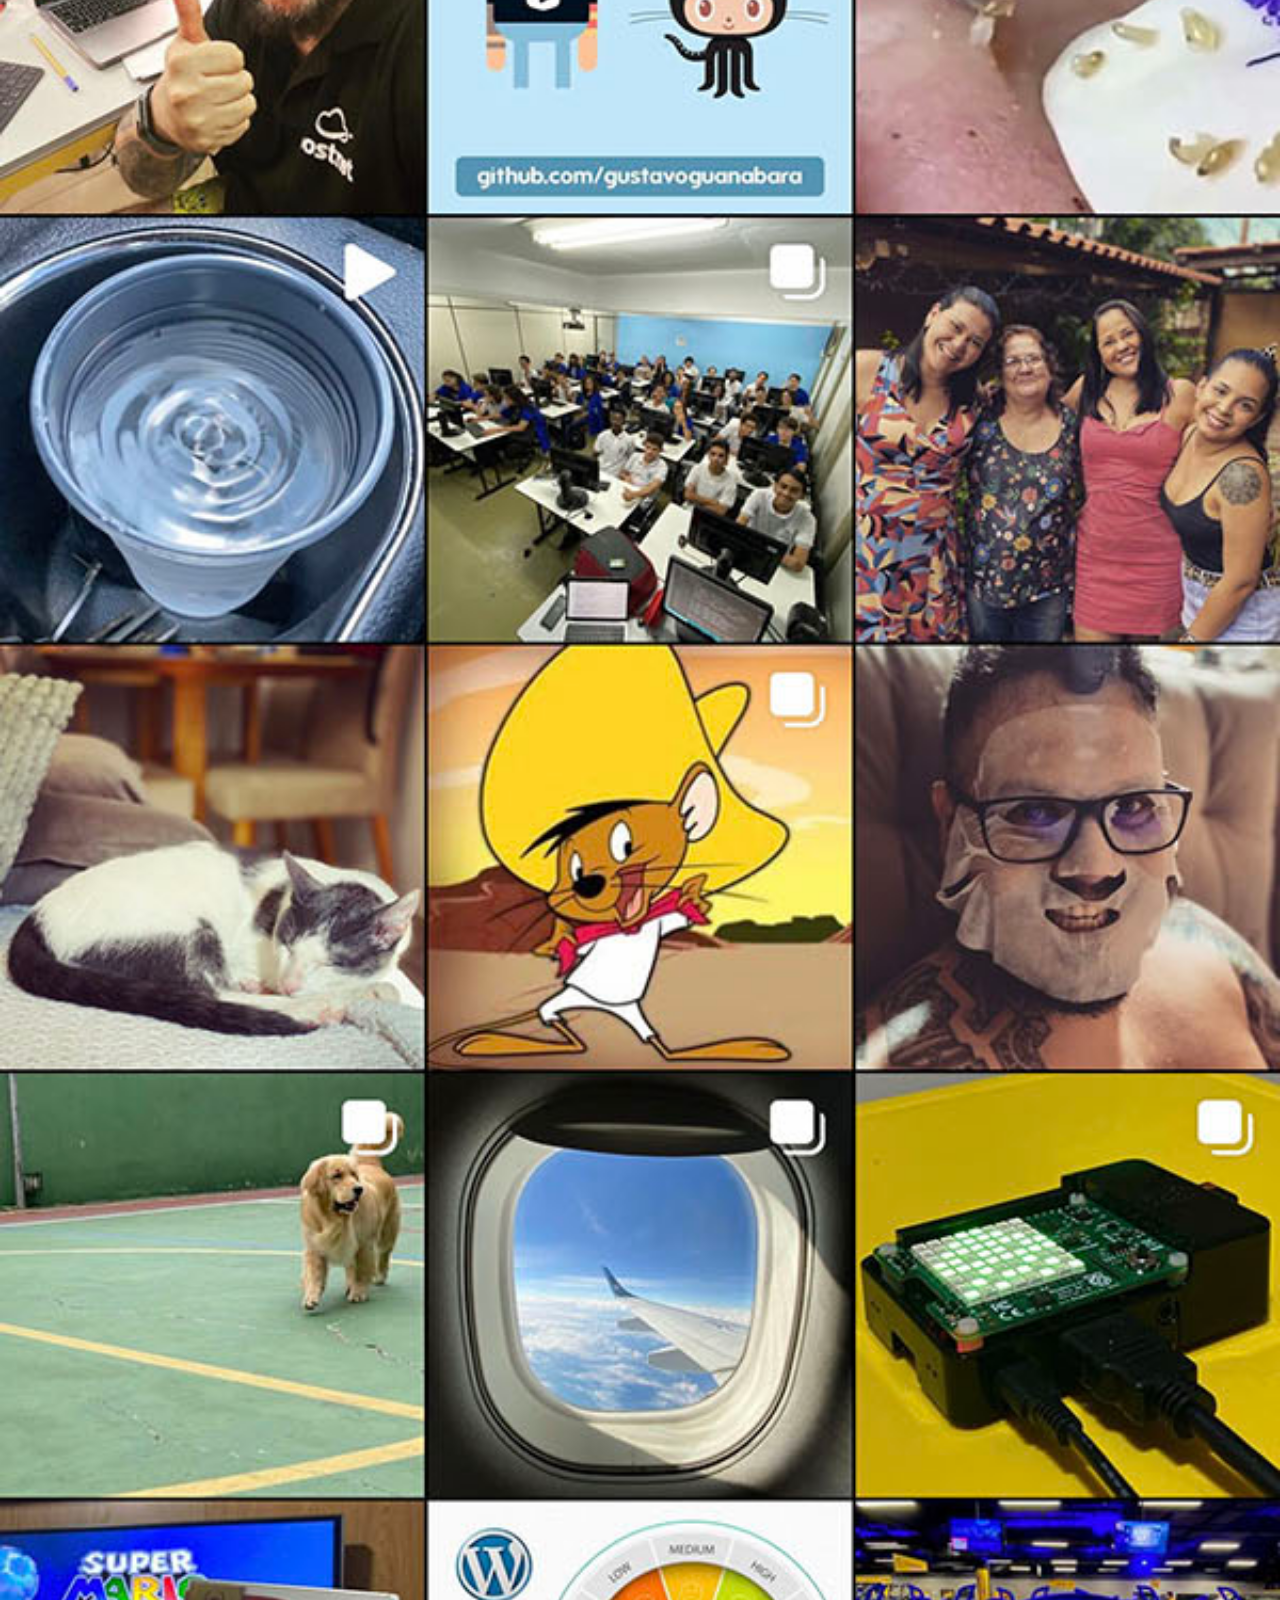
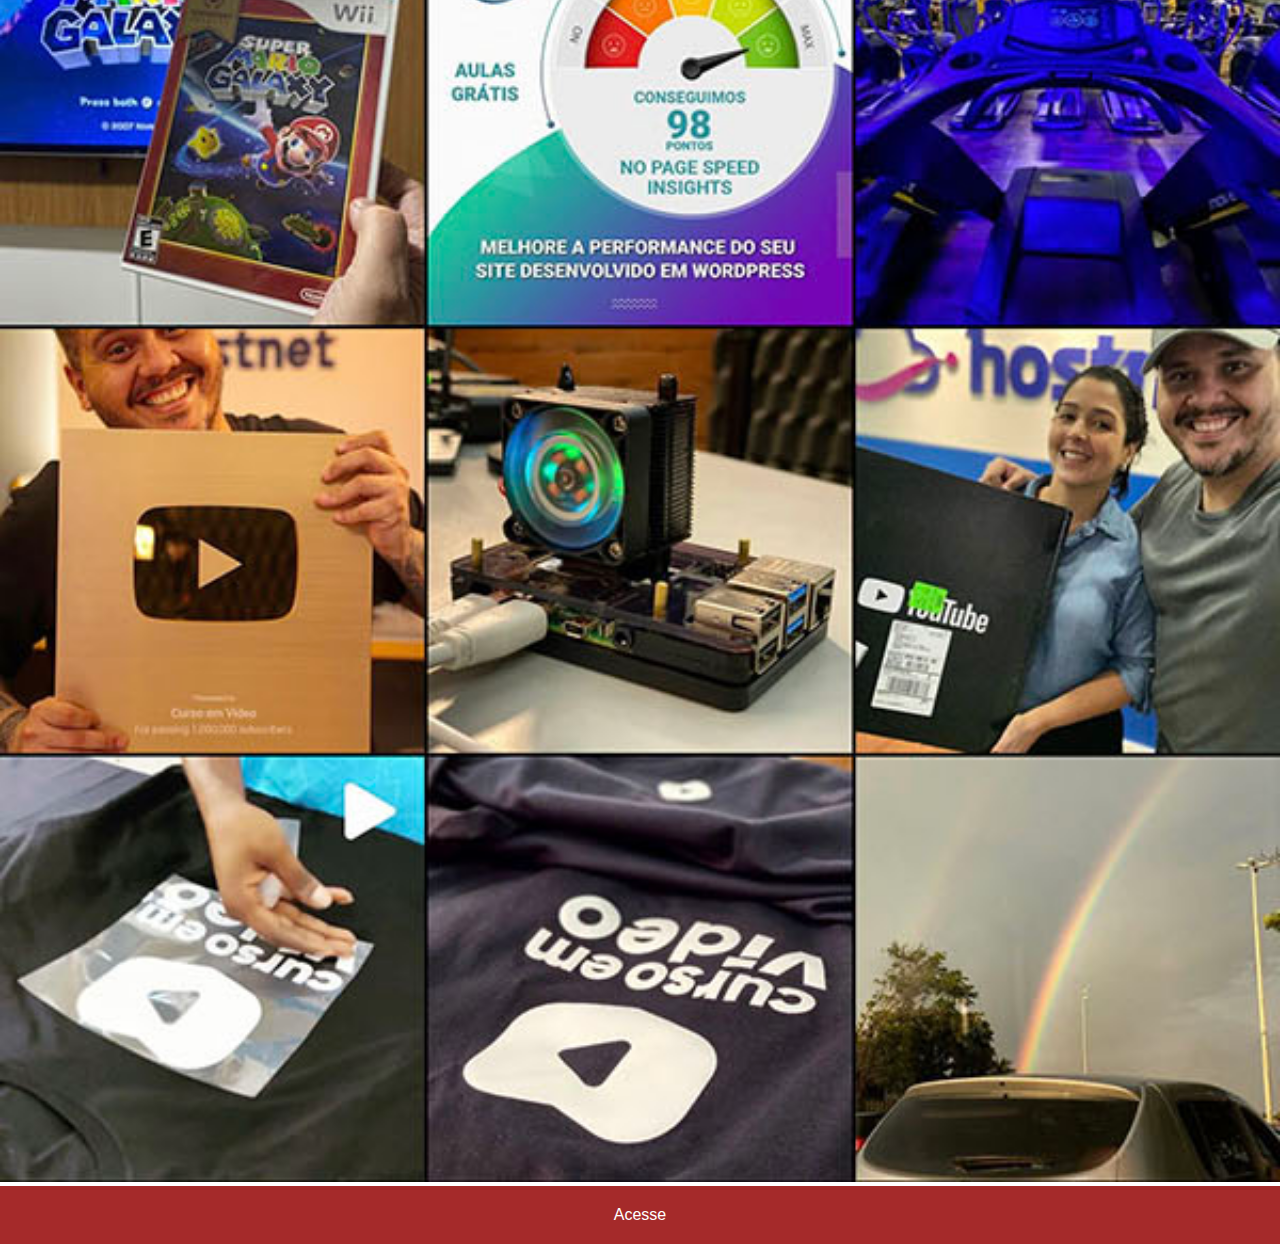
<file: istagram.html>
<!DOCTYPE html>
<html lang="pt-br">

<head>
    <meta charset="UTF-8">
    <meta name="viewport" content="width=device-width, initial-scale=1.0">
    <link rel="stylesheet" href="/estilos/social.css">
    <title>Tela Instagram</title>
</head>

<body>
    <img src="/imagens/tela-instagram.jpg" alt="Itagram">
    <a href="https://www.instagram.com/ " target="_blank">
        Acesse
    </a>
</body>

</html>
</file>
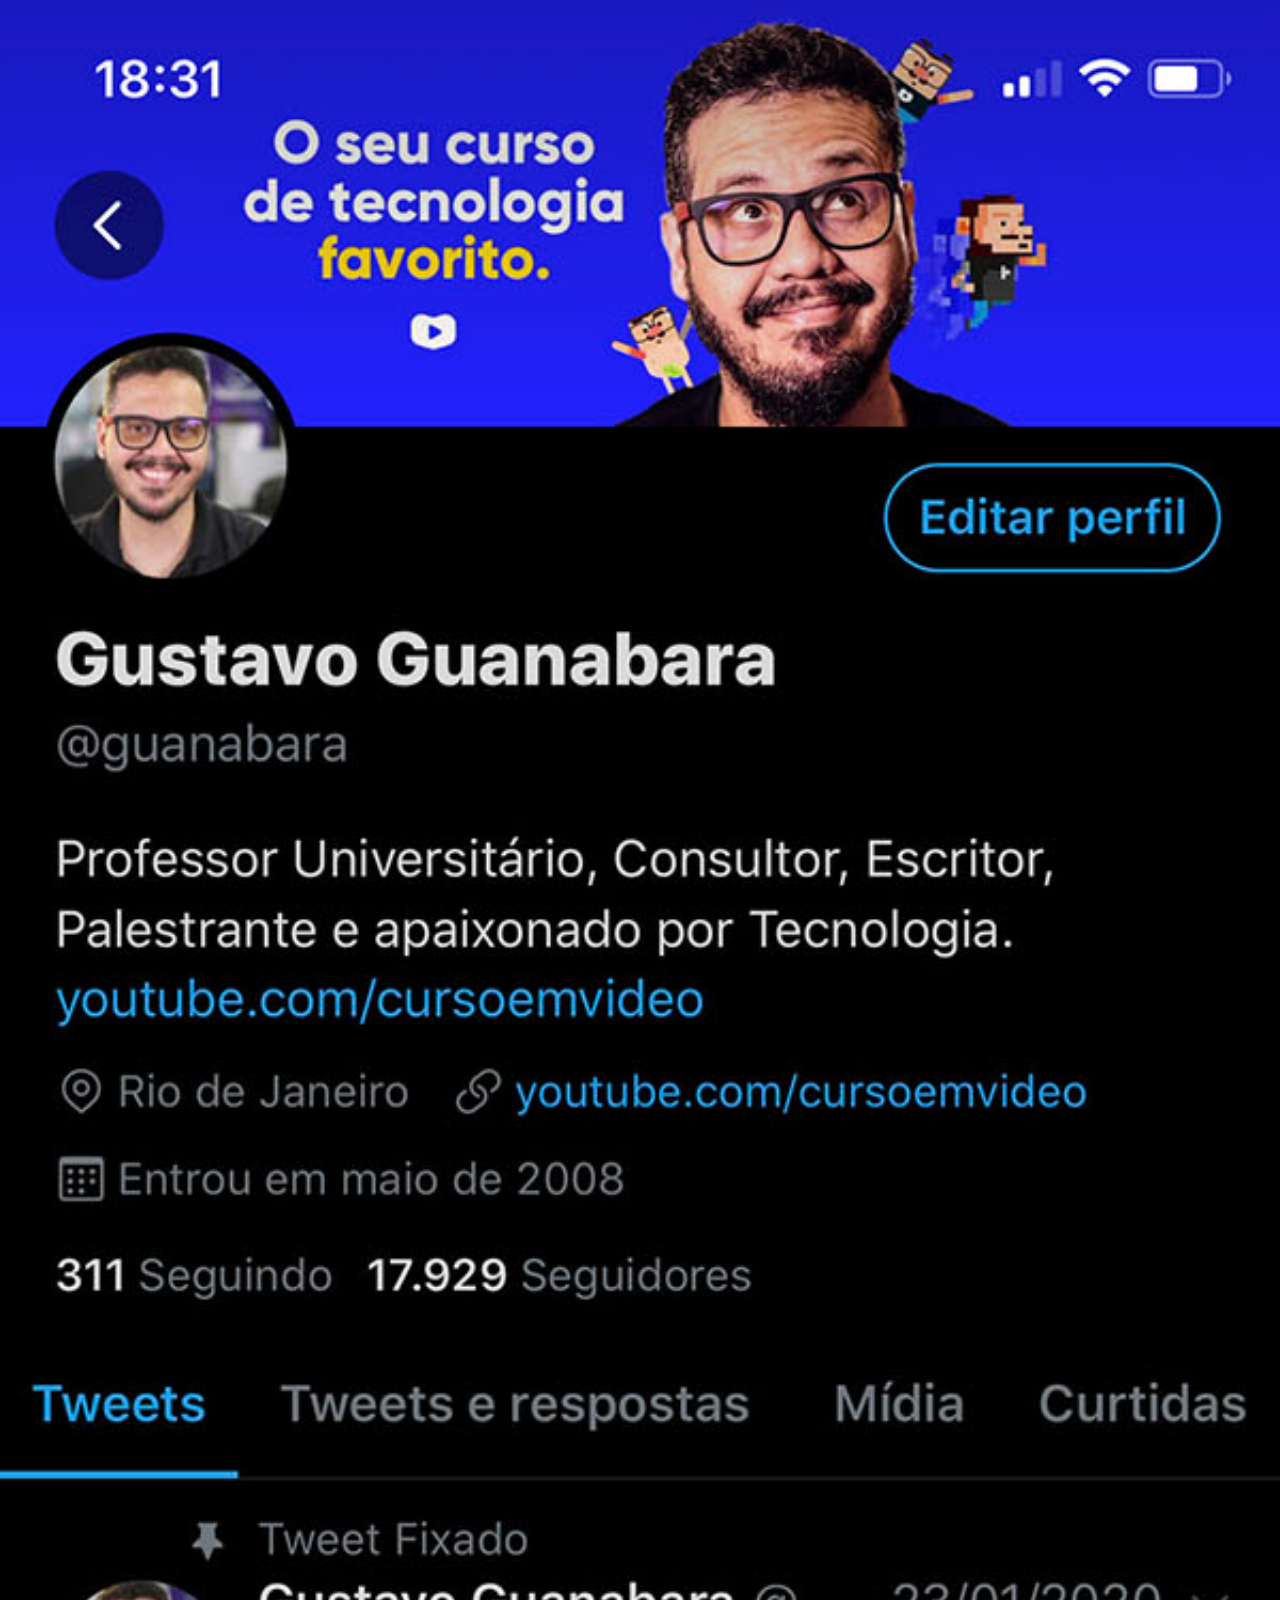
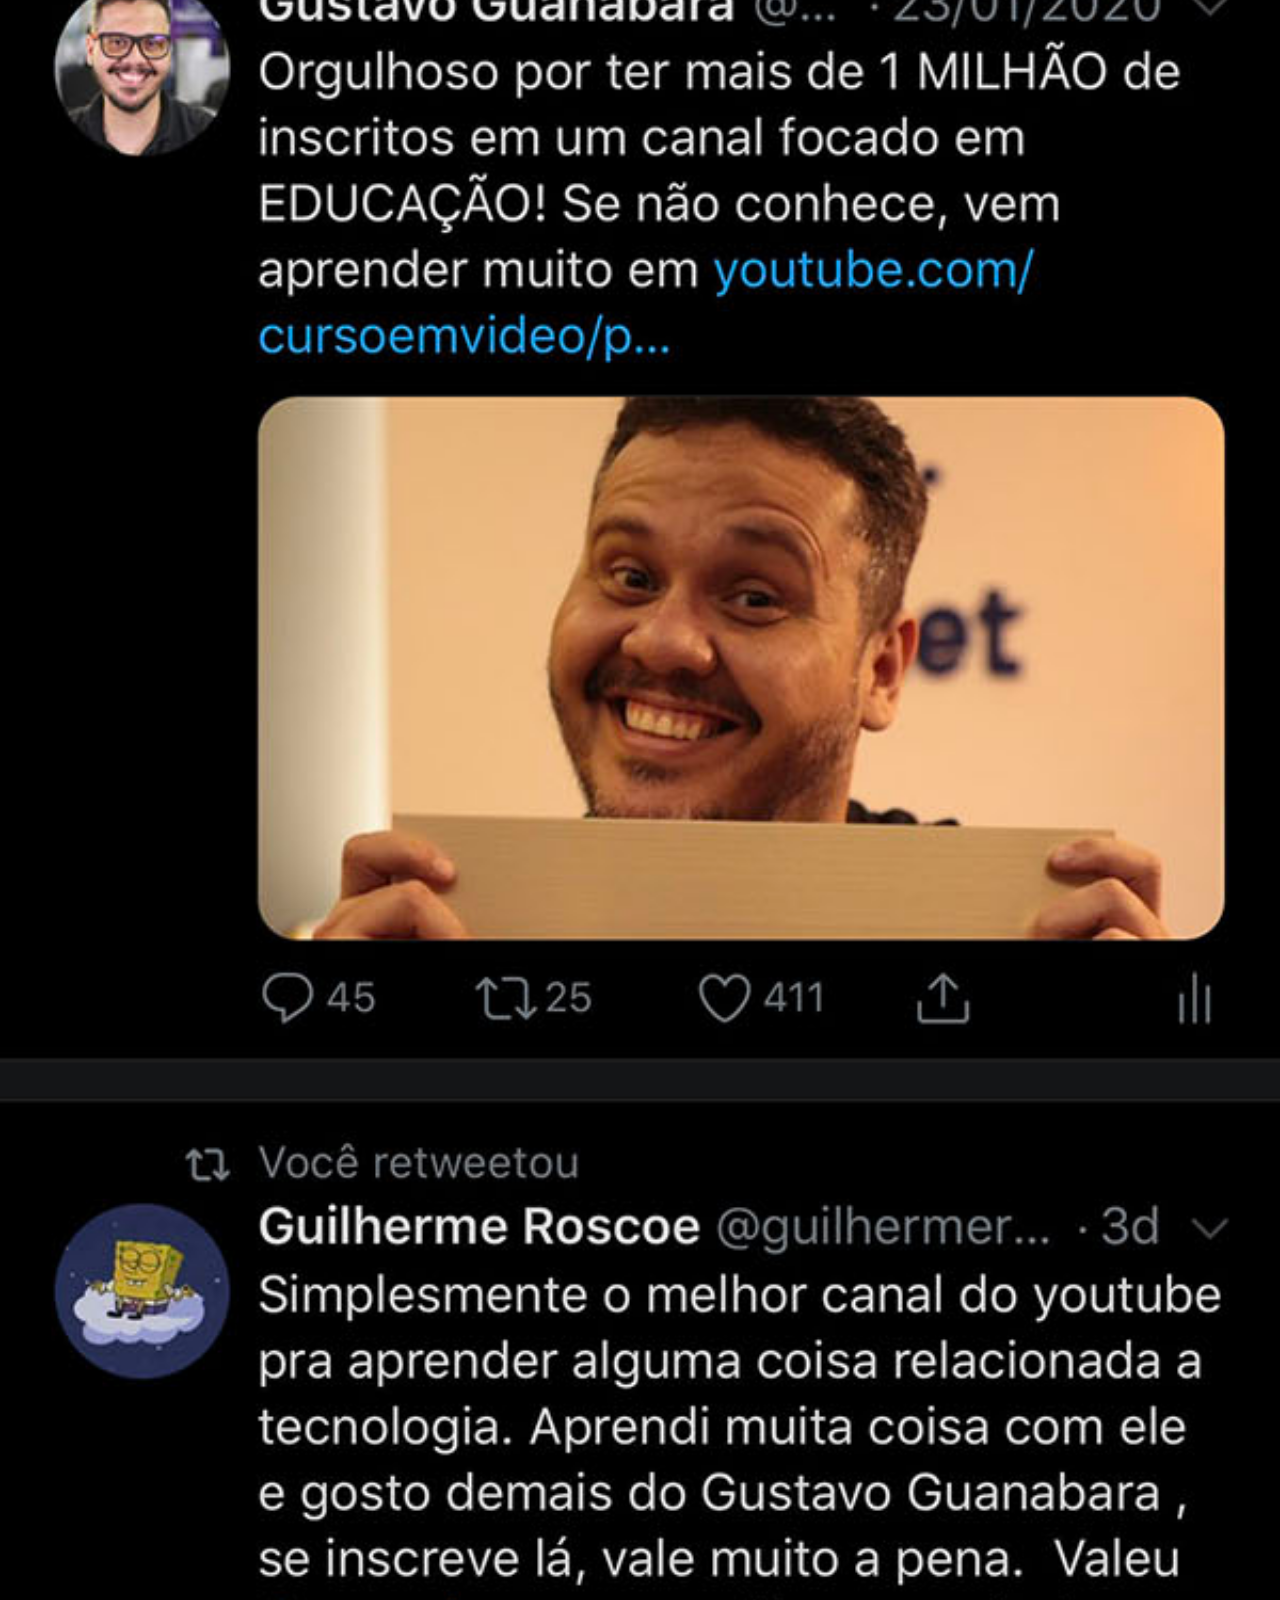
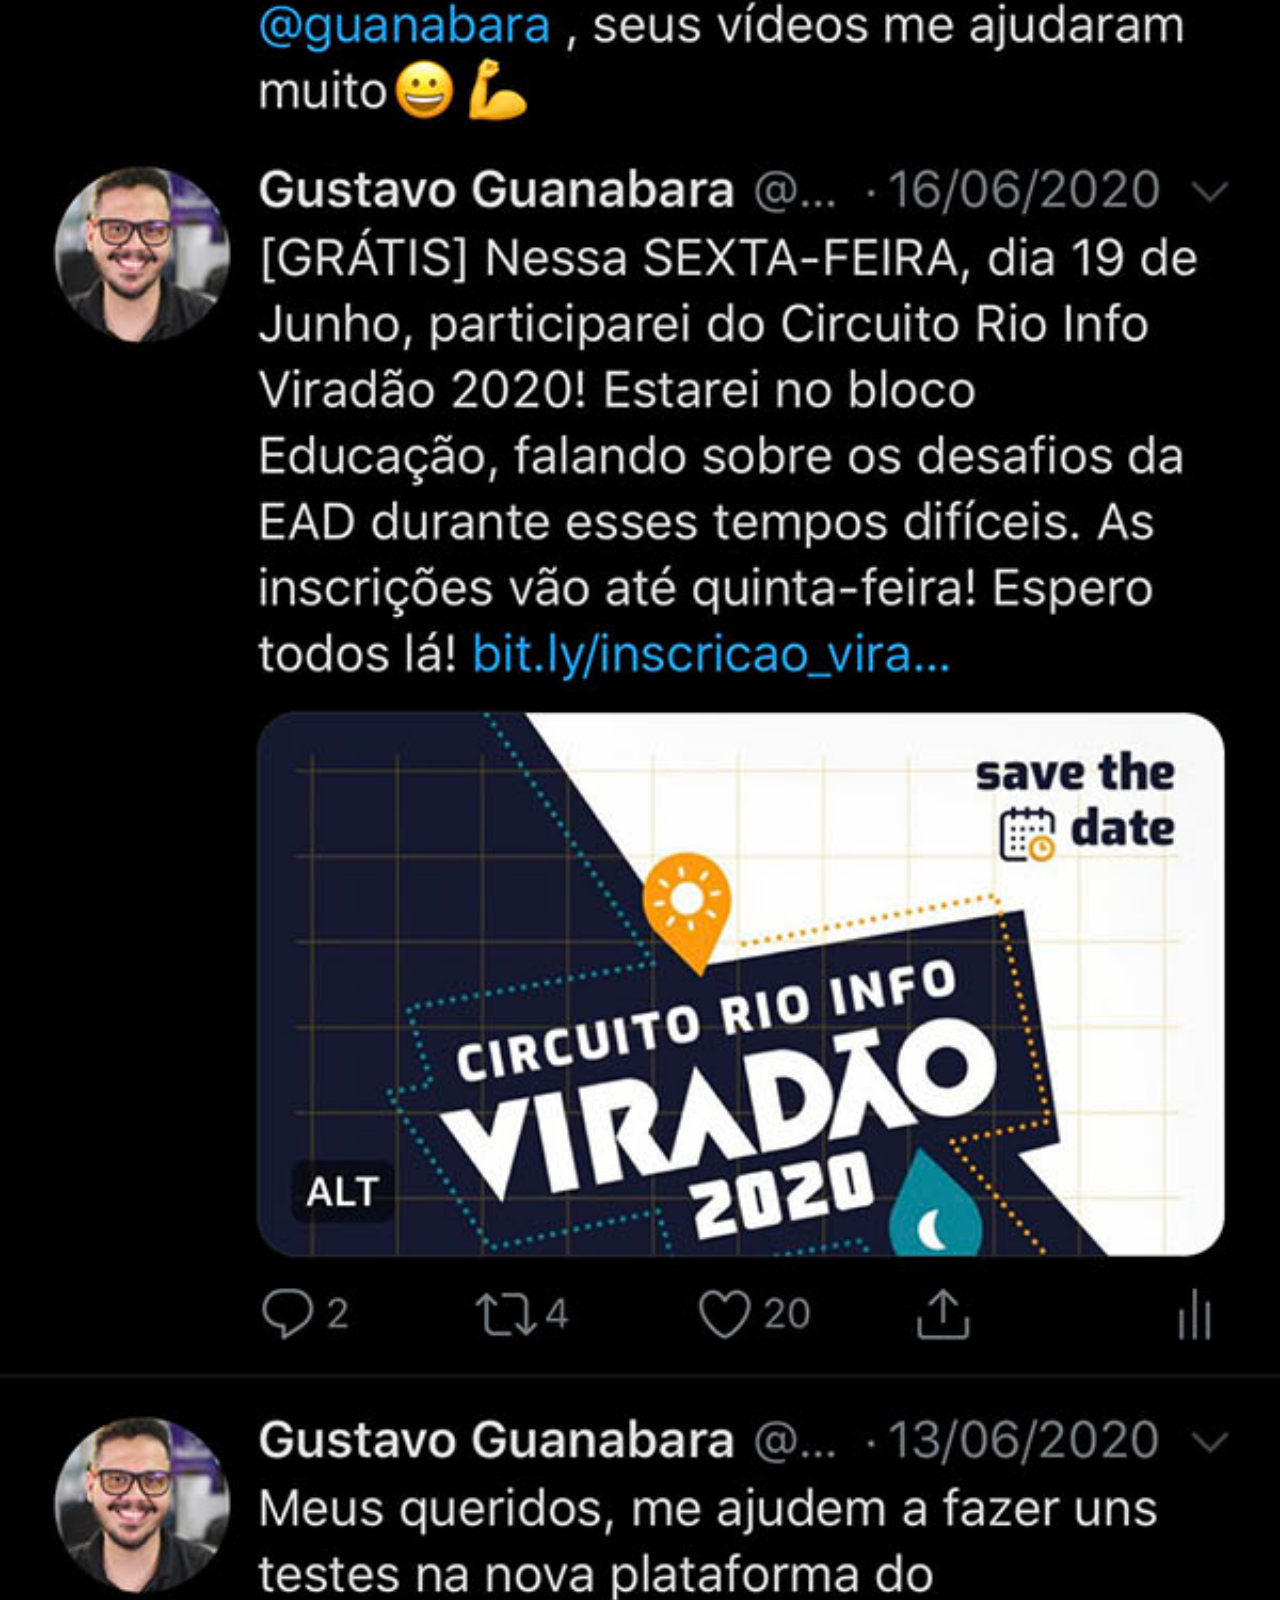
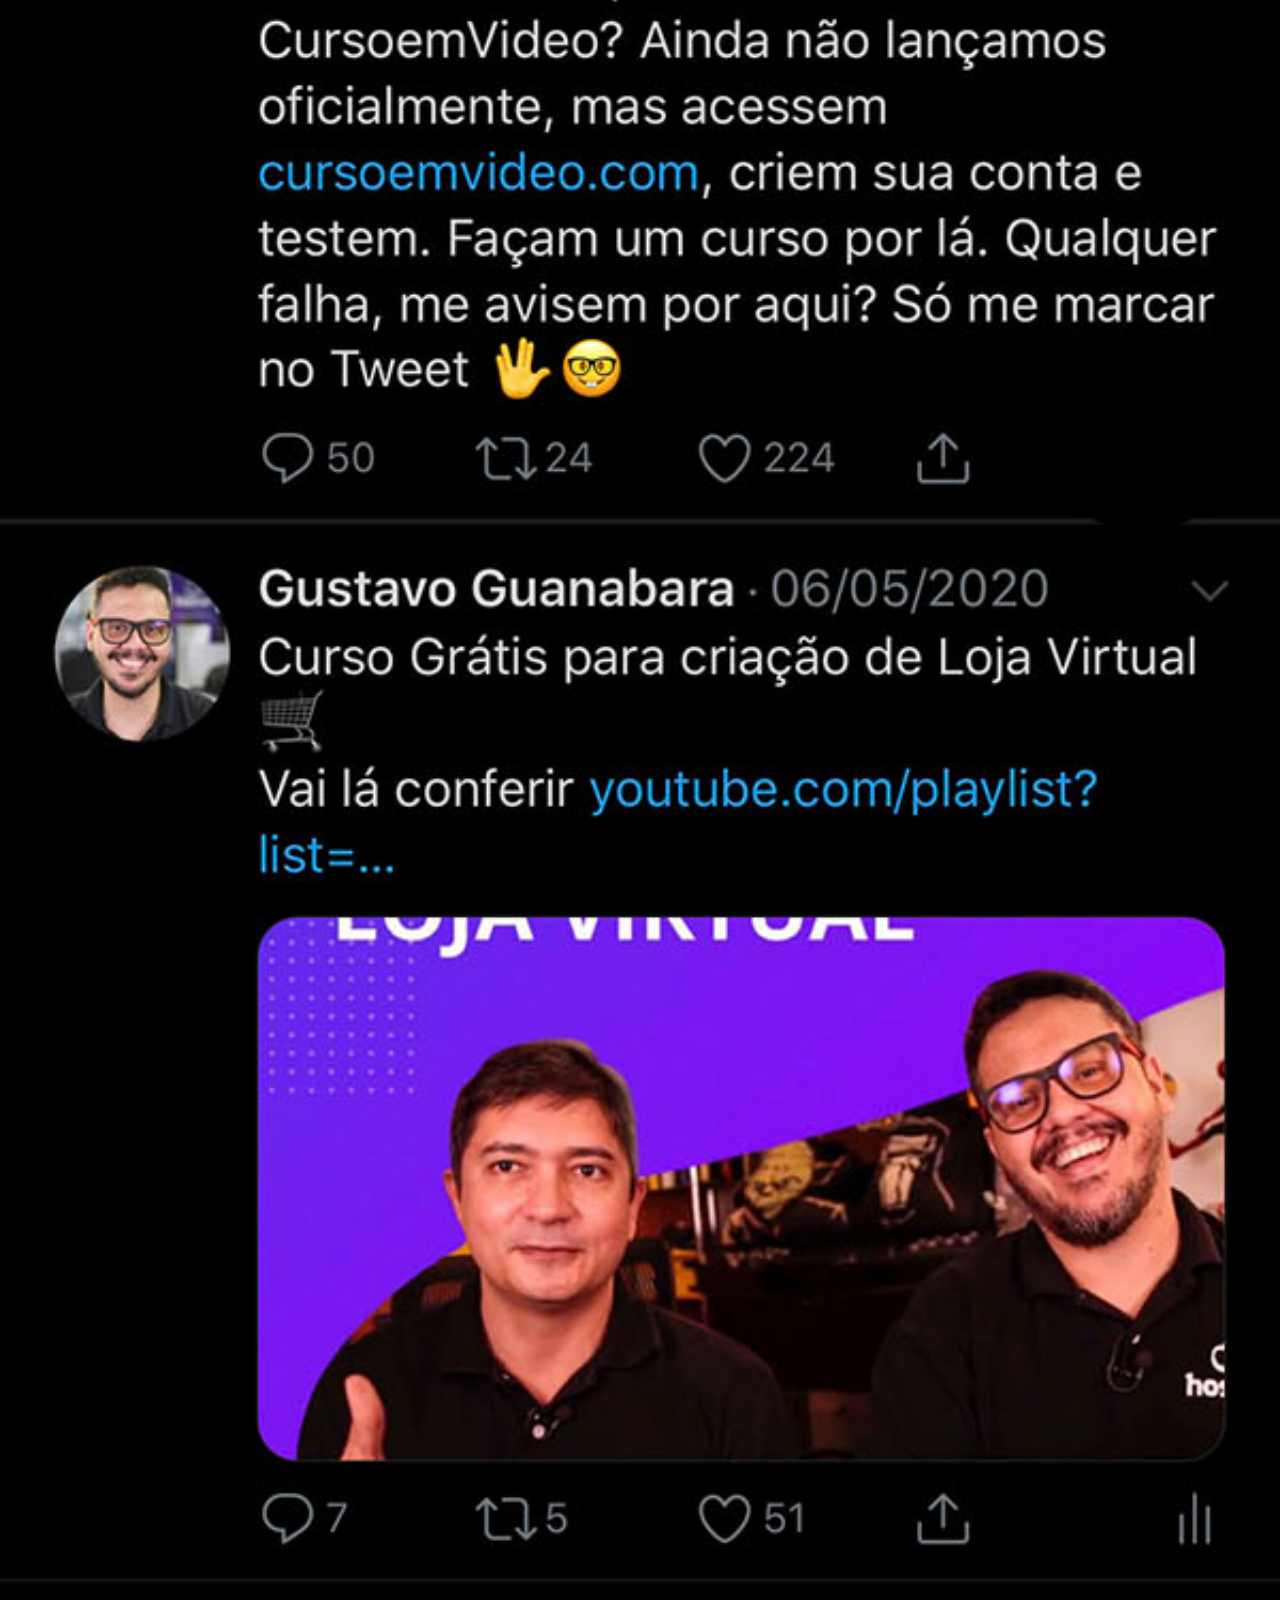
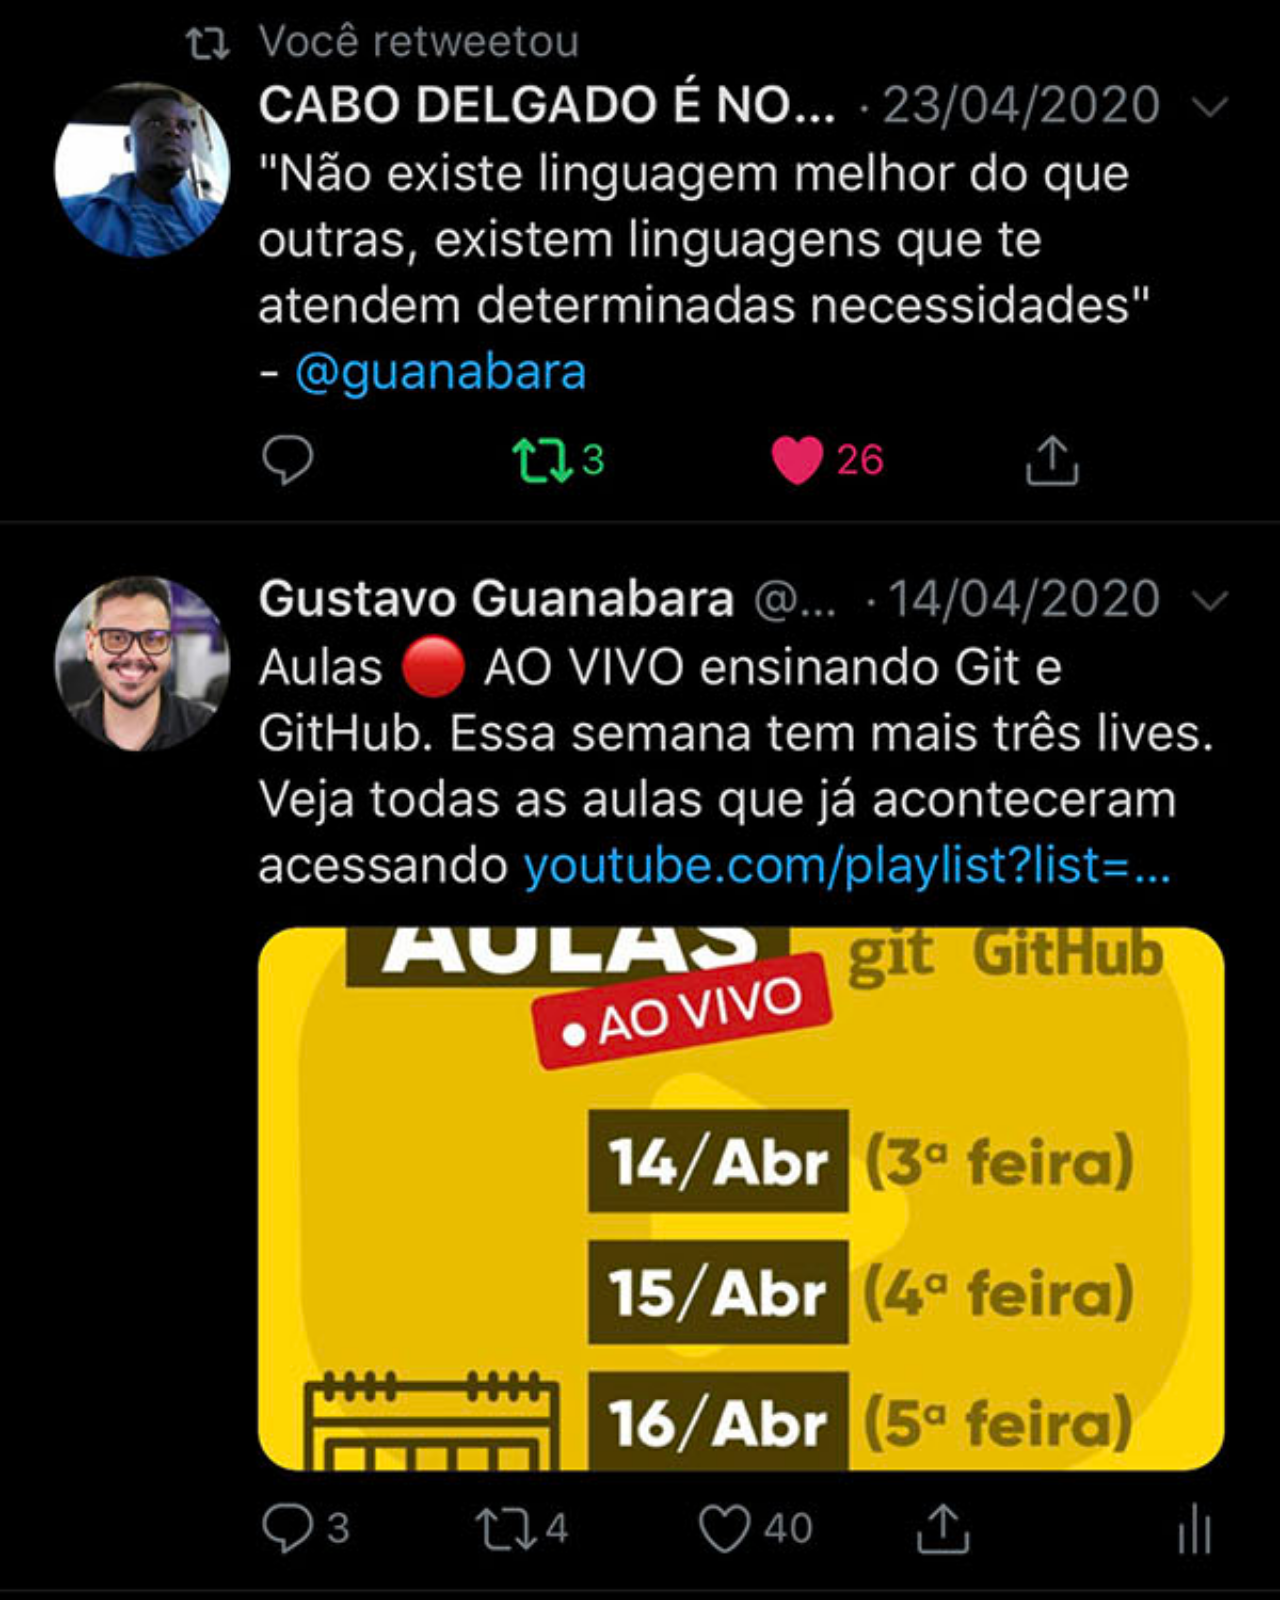
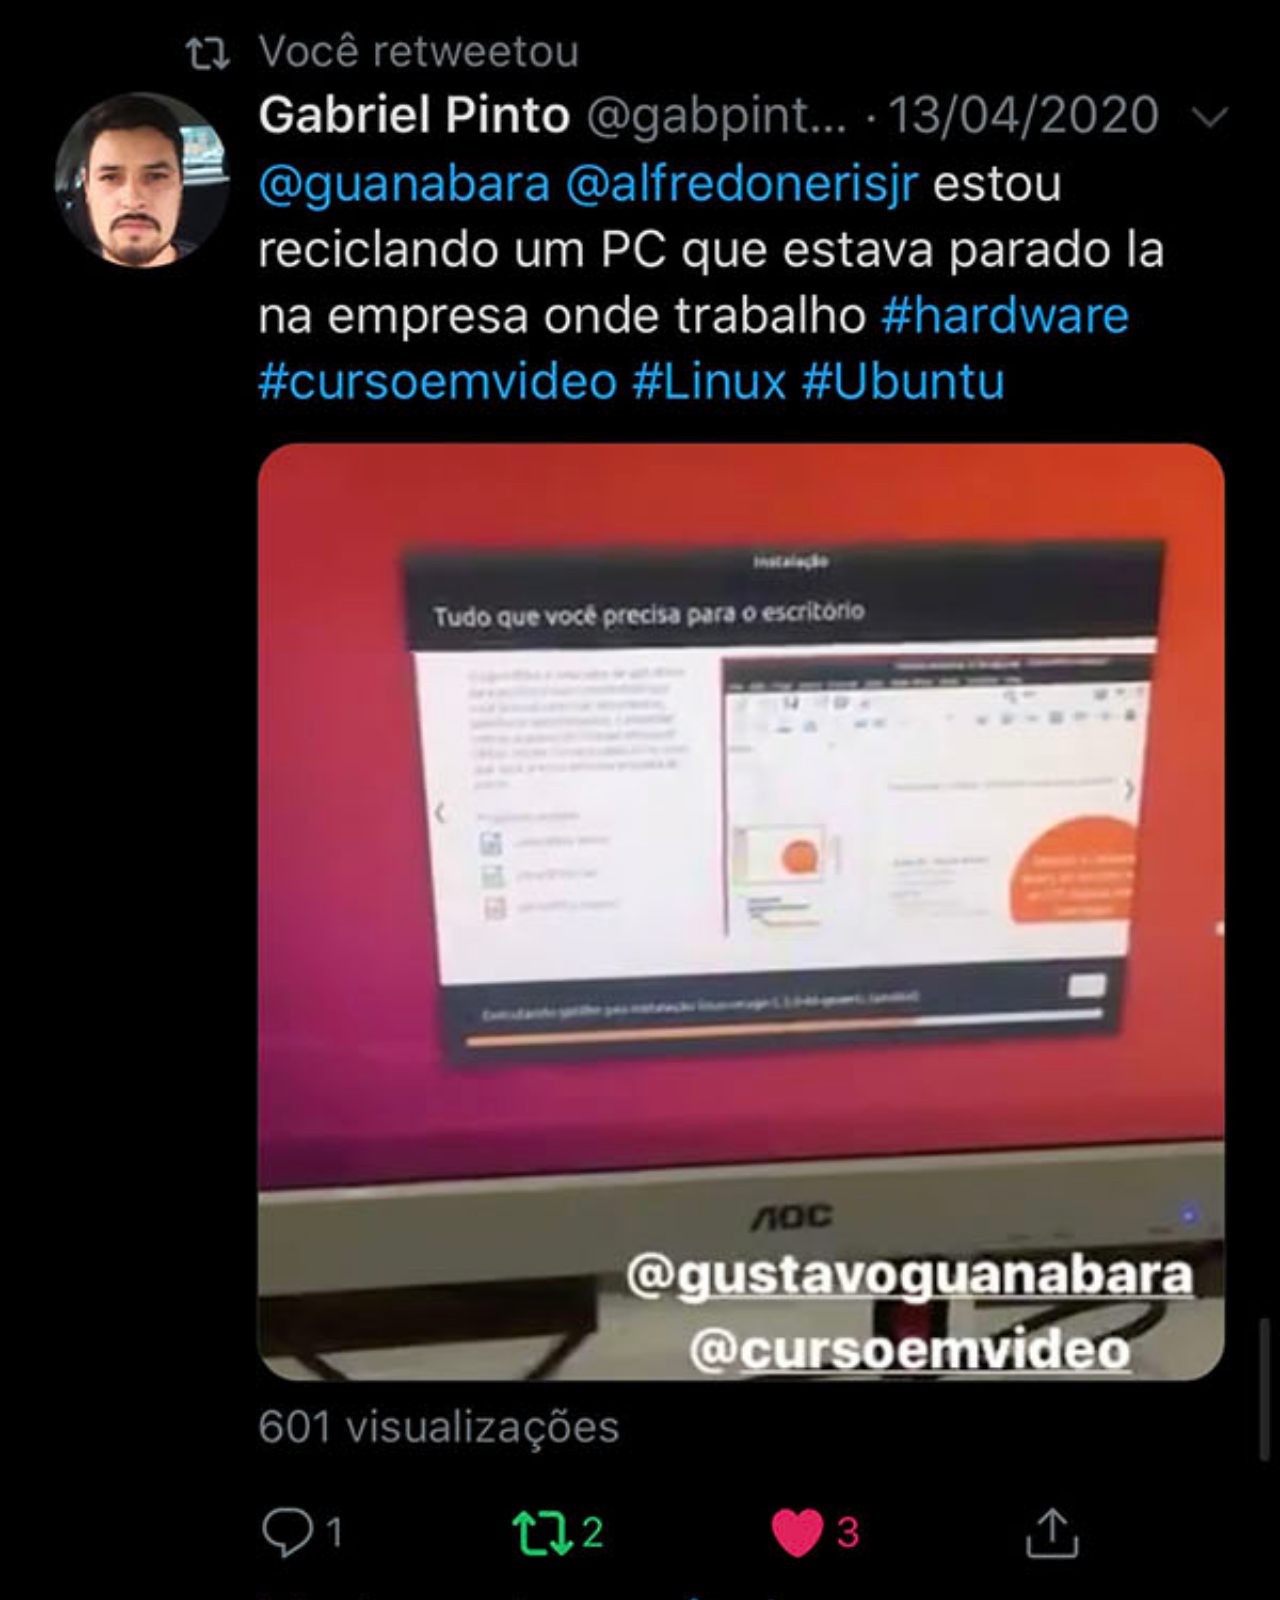
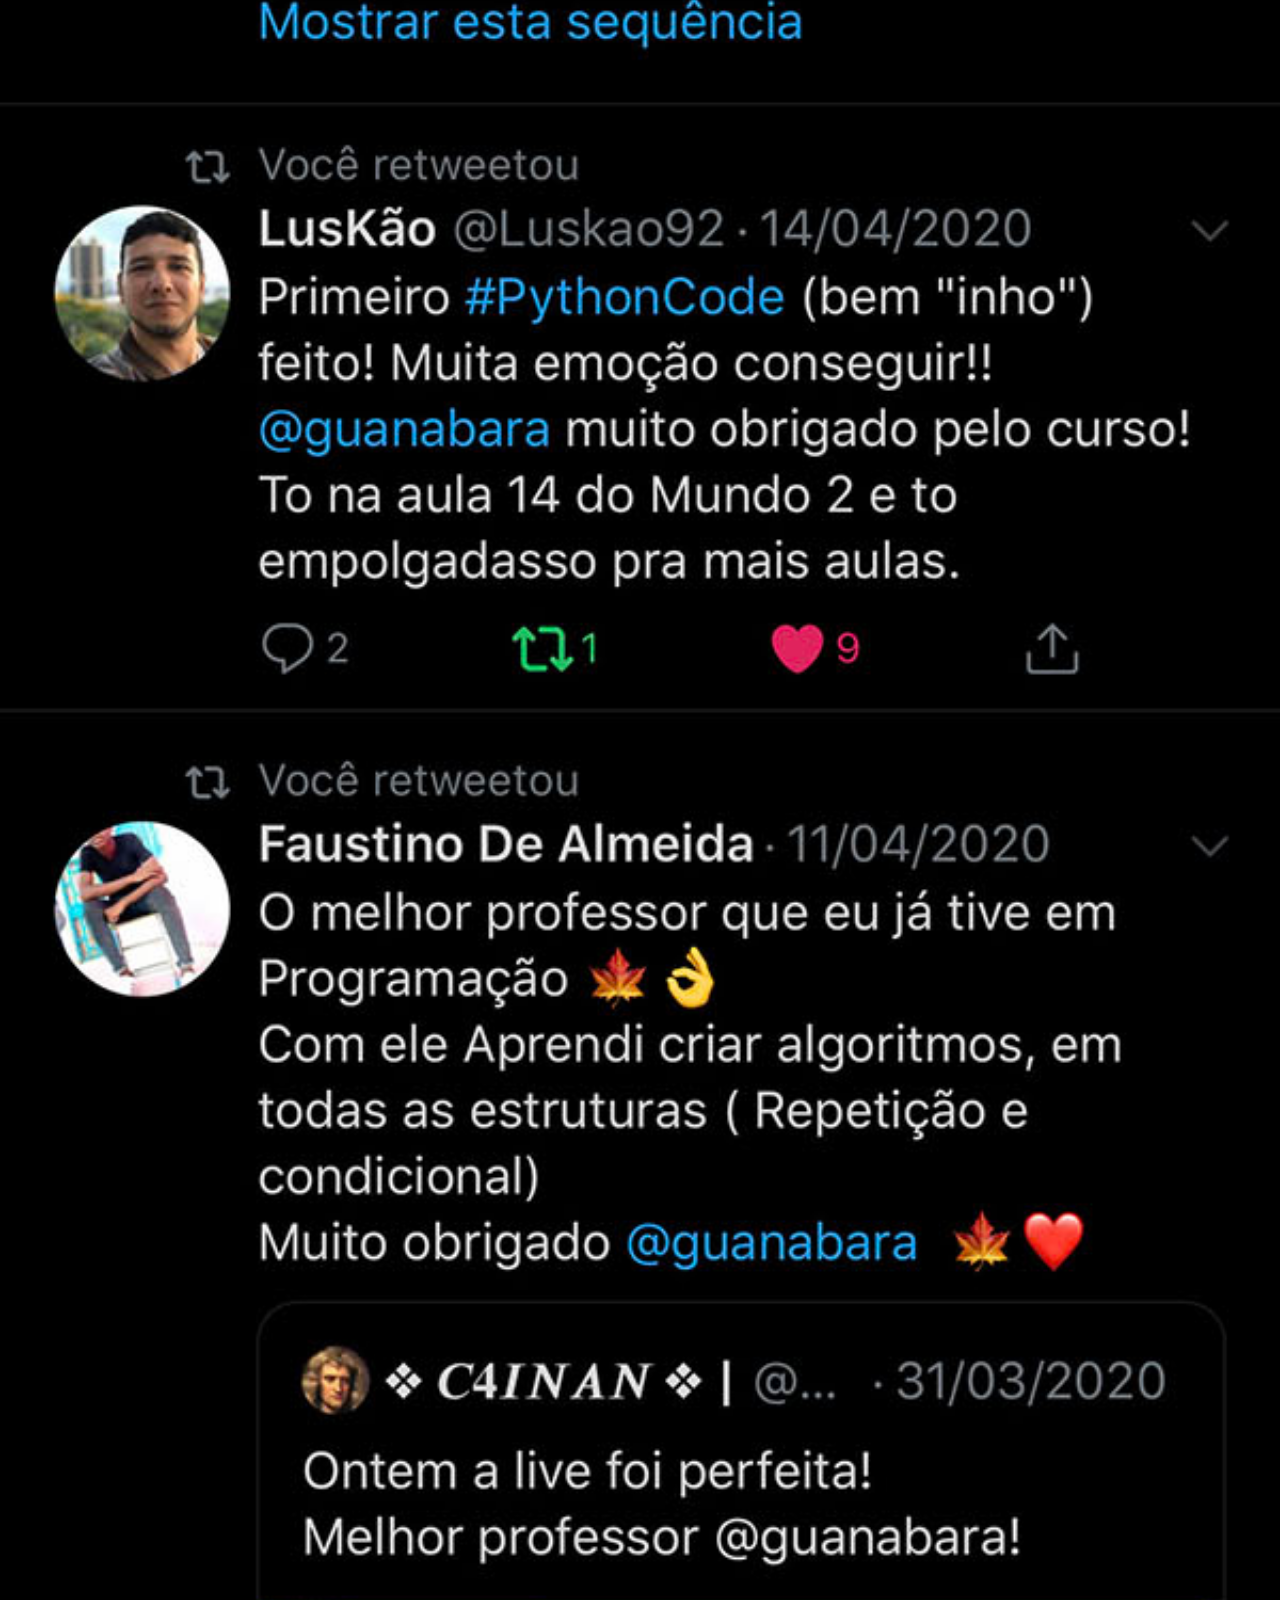
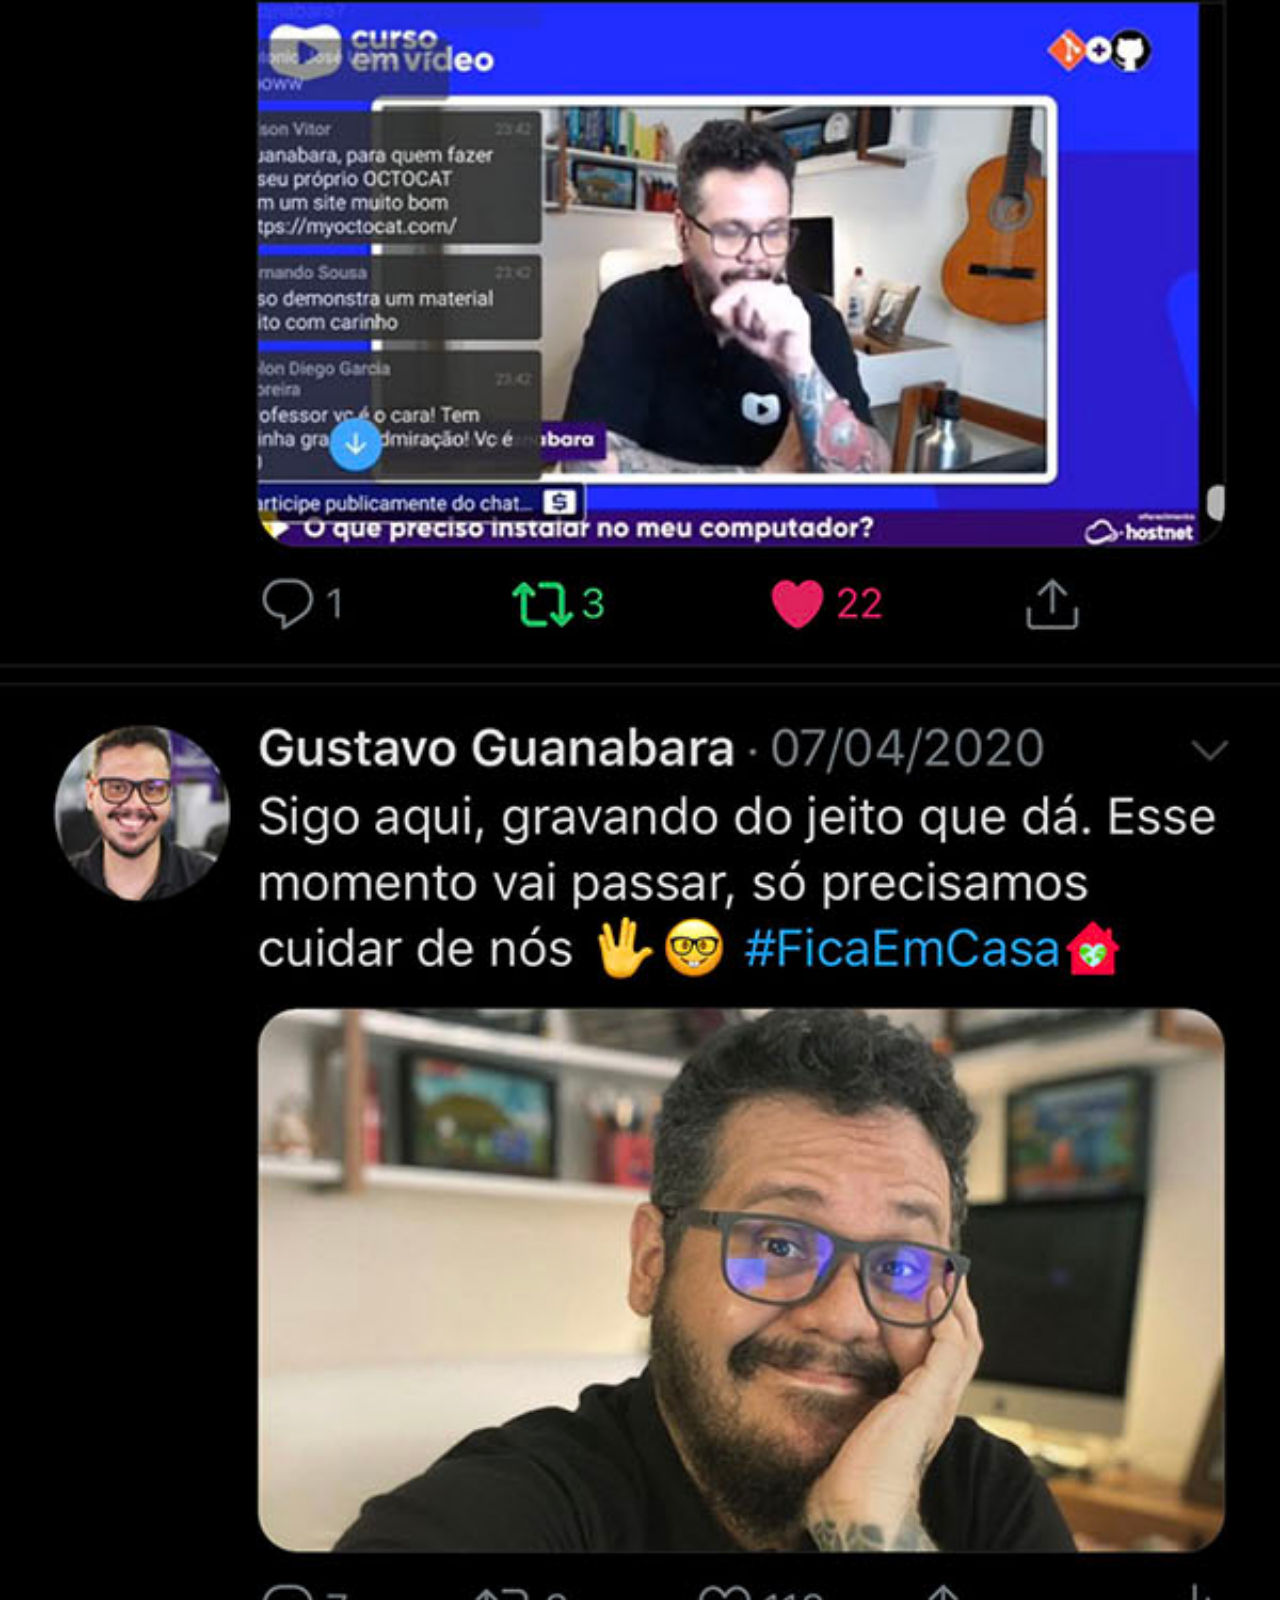
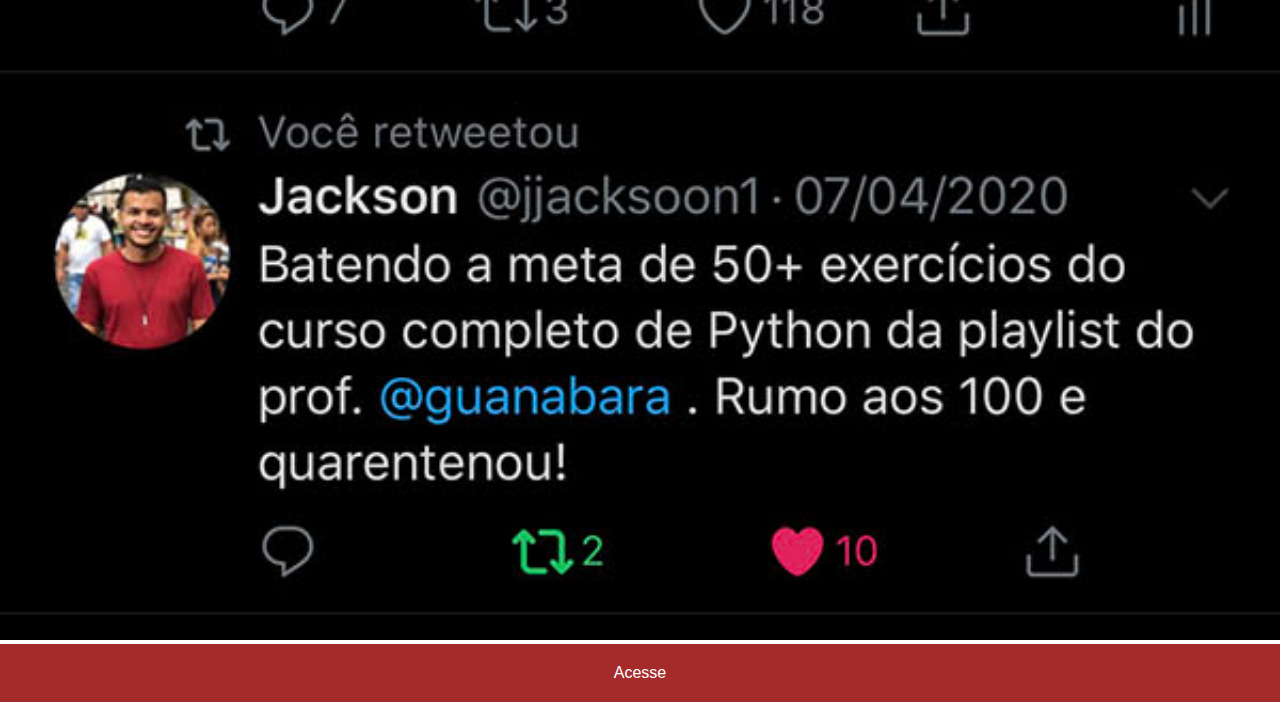
<file: twitter.html>
<!DOCTYPE html>
<html lang="pt-br">

<head>
    <meta charset="UTF-8">
    <meta name="viewport" content="width=device-width, initial-scale=1.0">
    <link rel="stylesheet" href="/estilos/social.css">
    <title>Tela Istagram</title>
</head>

<body>
    <img src="/imagens/tela-twitter.jpg" alt="Twitter">
    <a href="https://x.com/" target="_blank">
        Acesse
    </a>
</body>

</html>
</file>
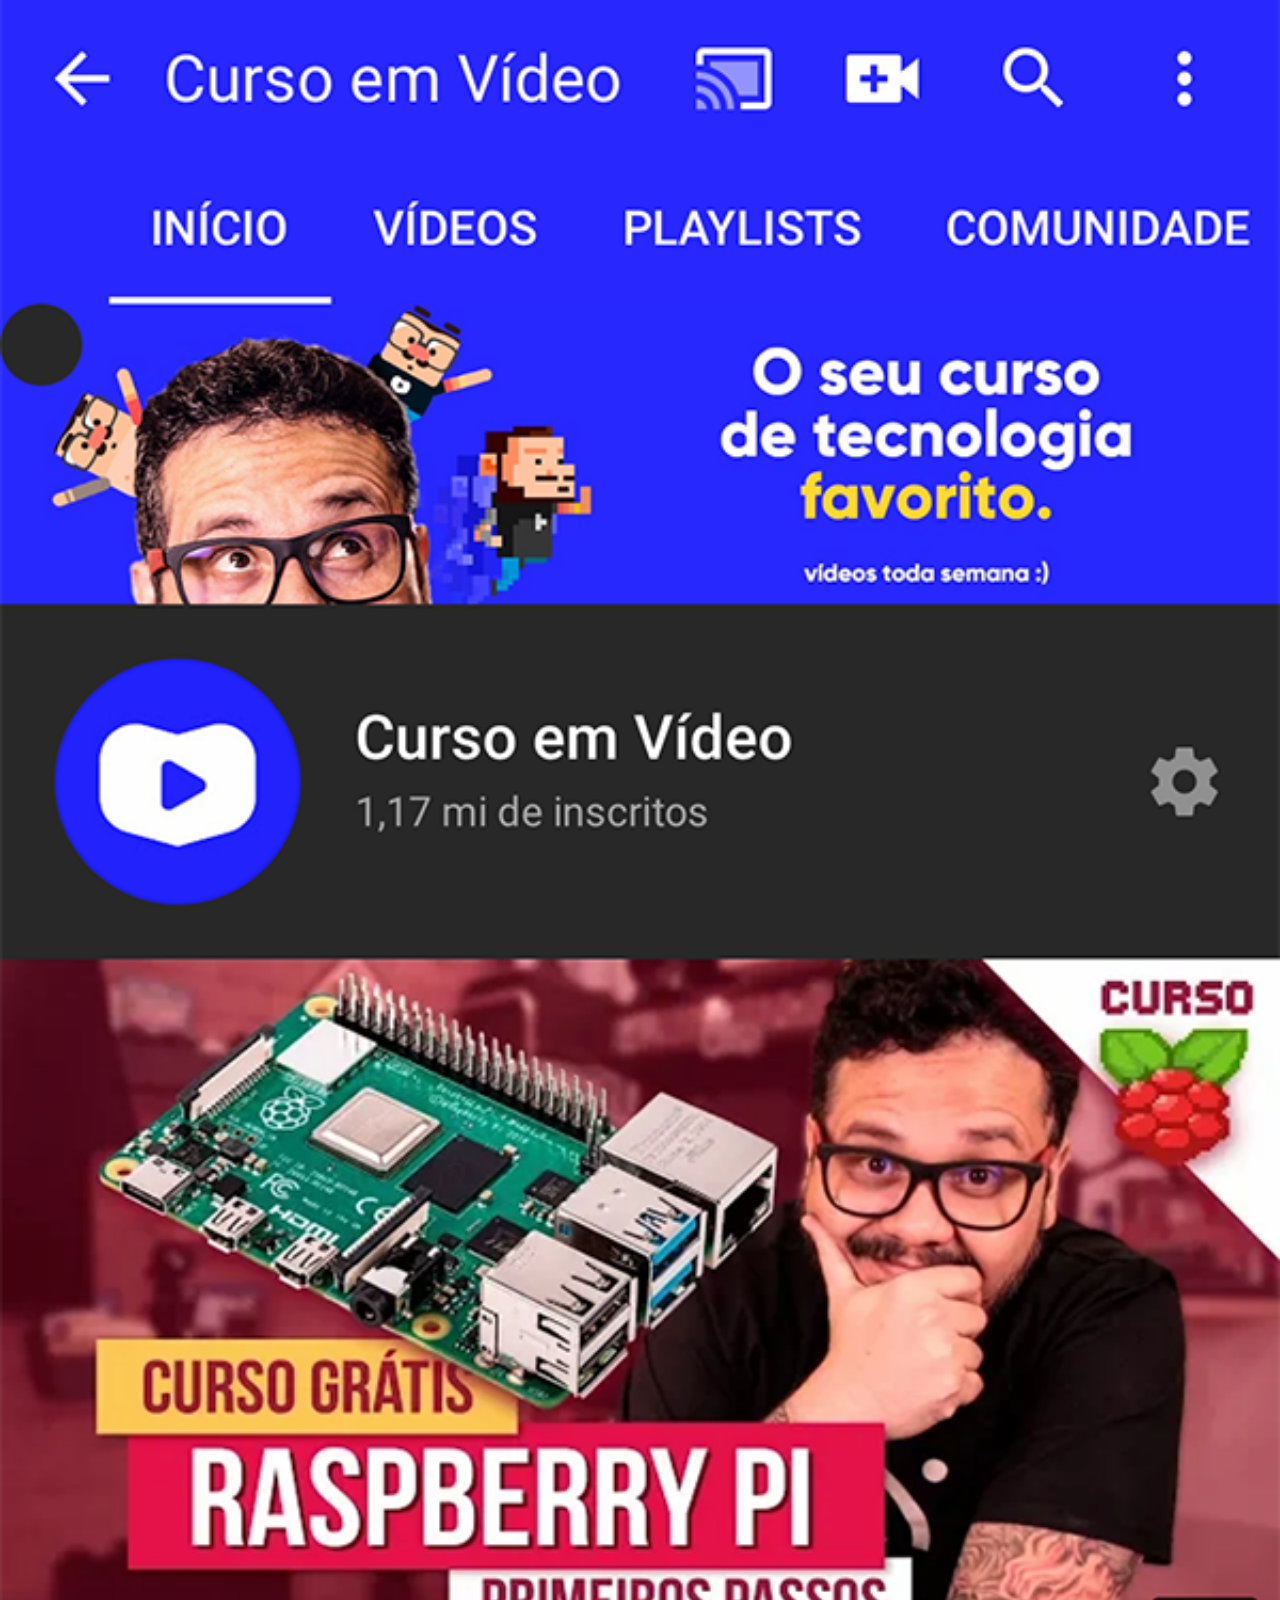
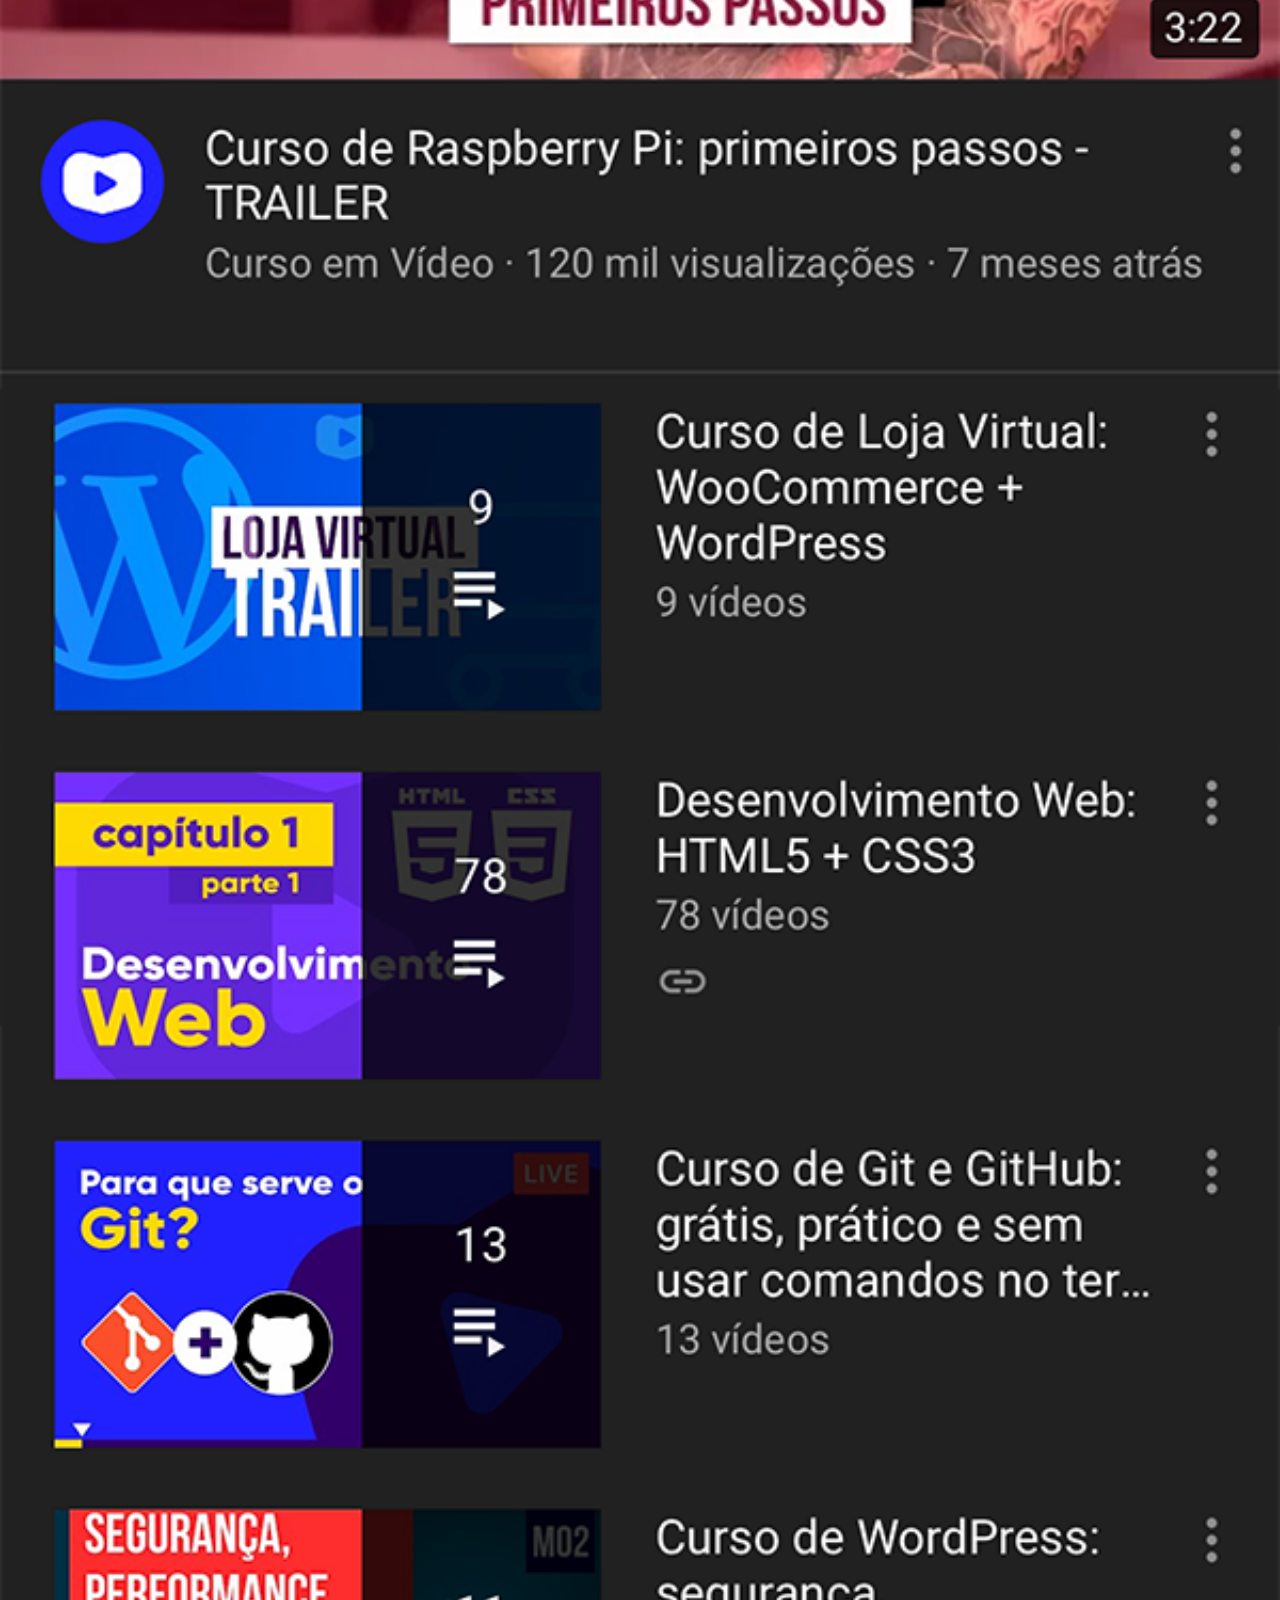
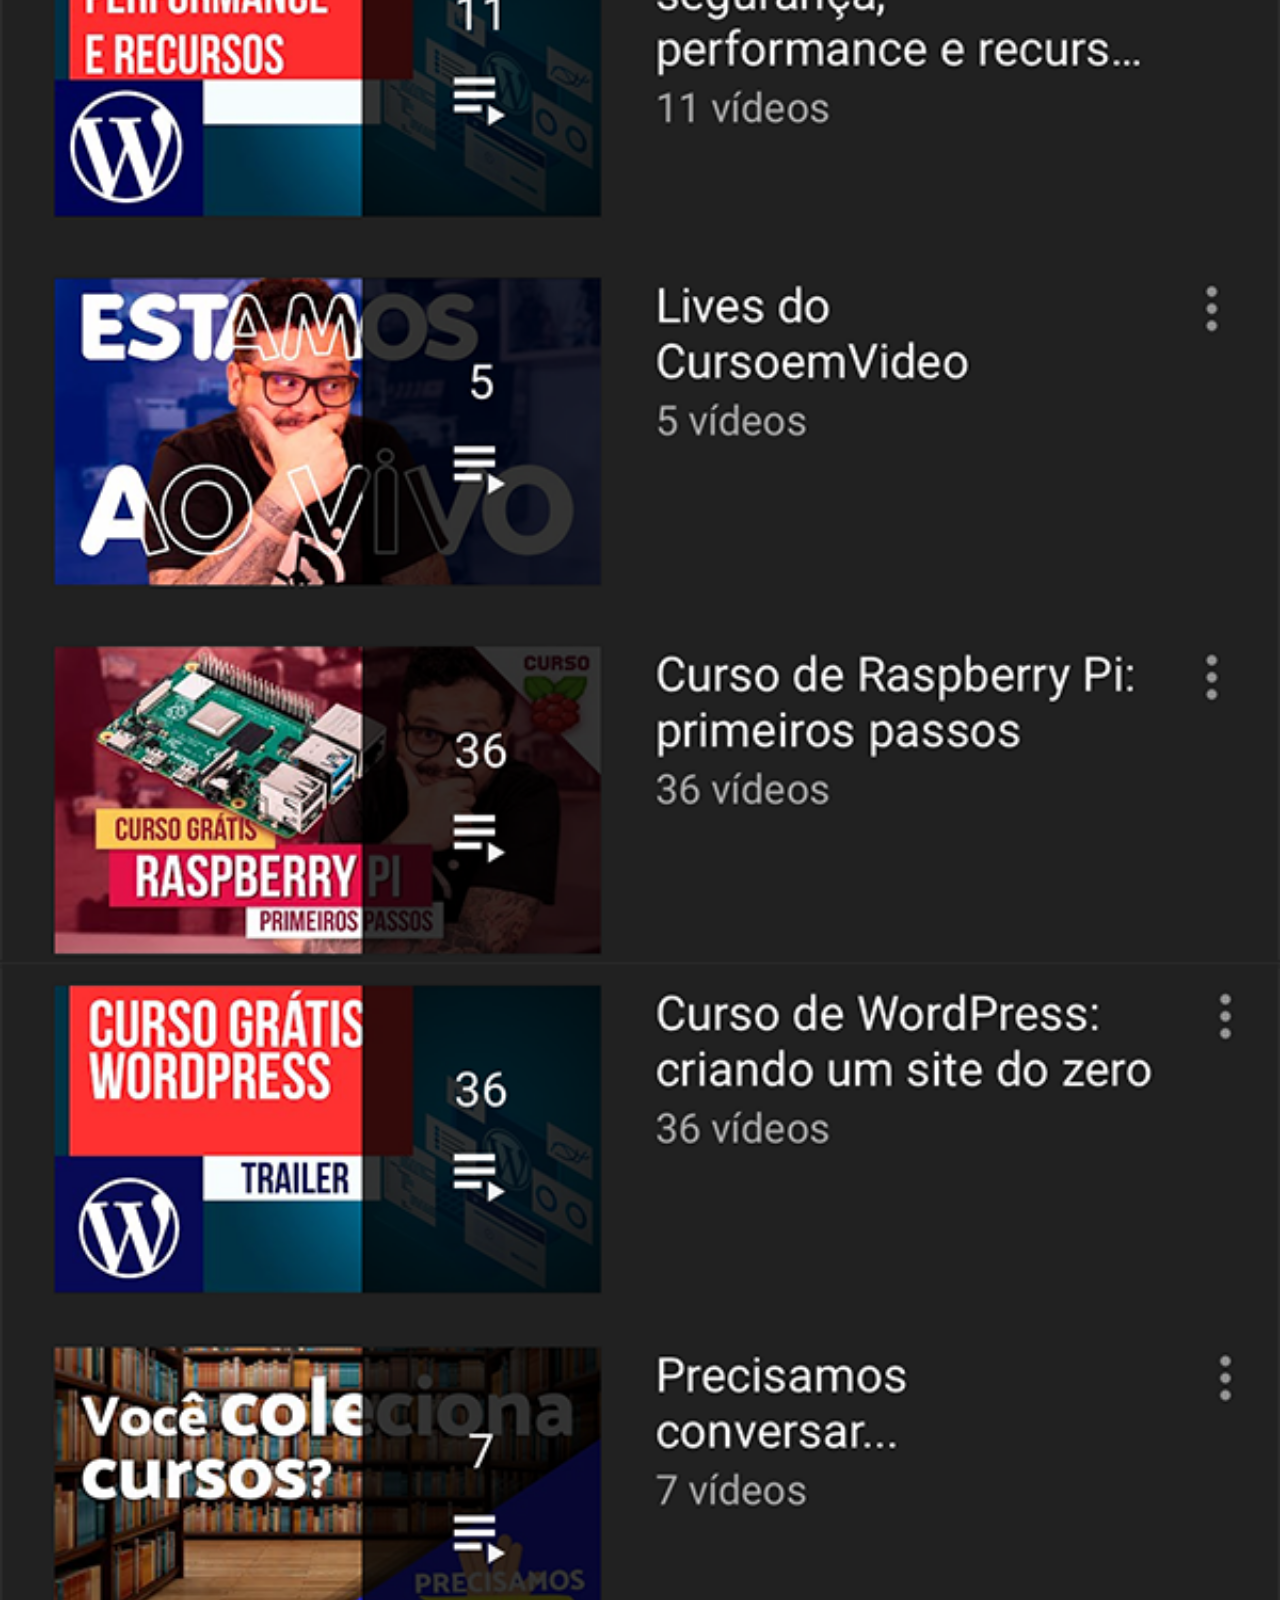
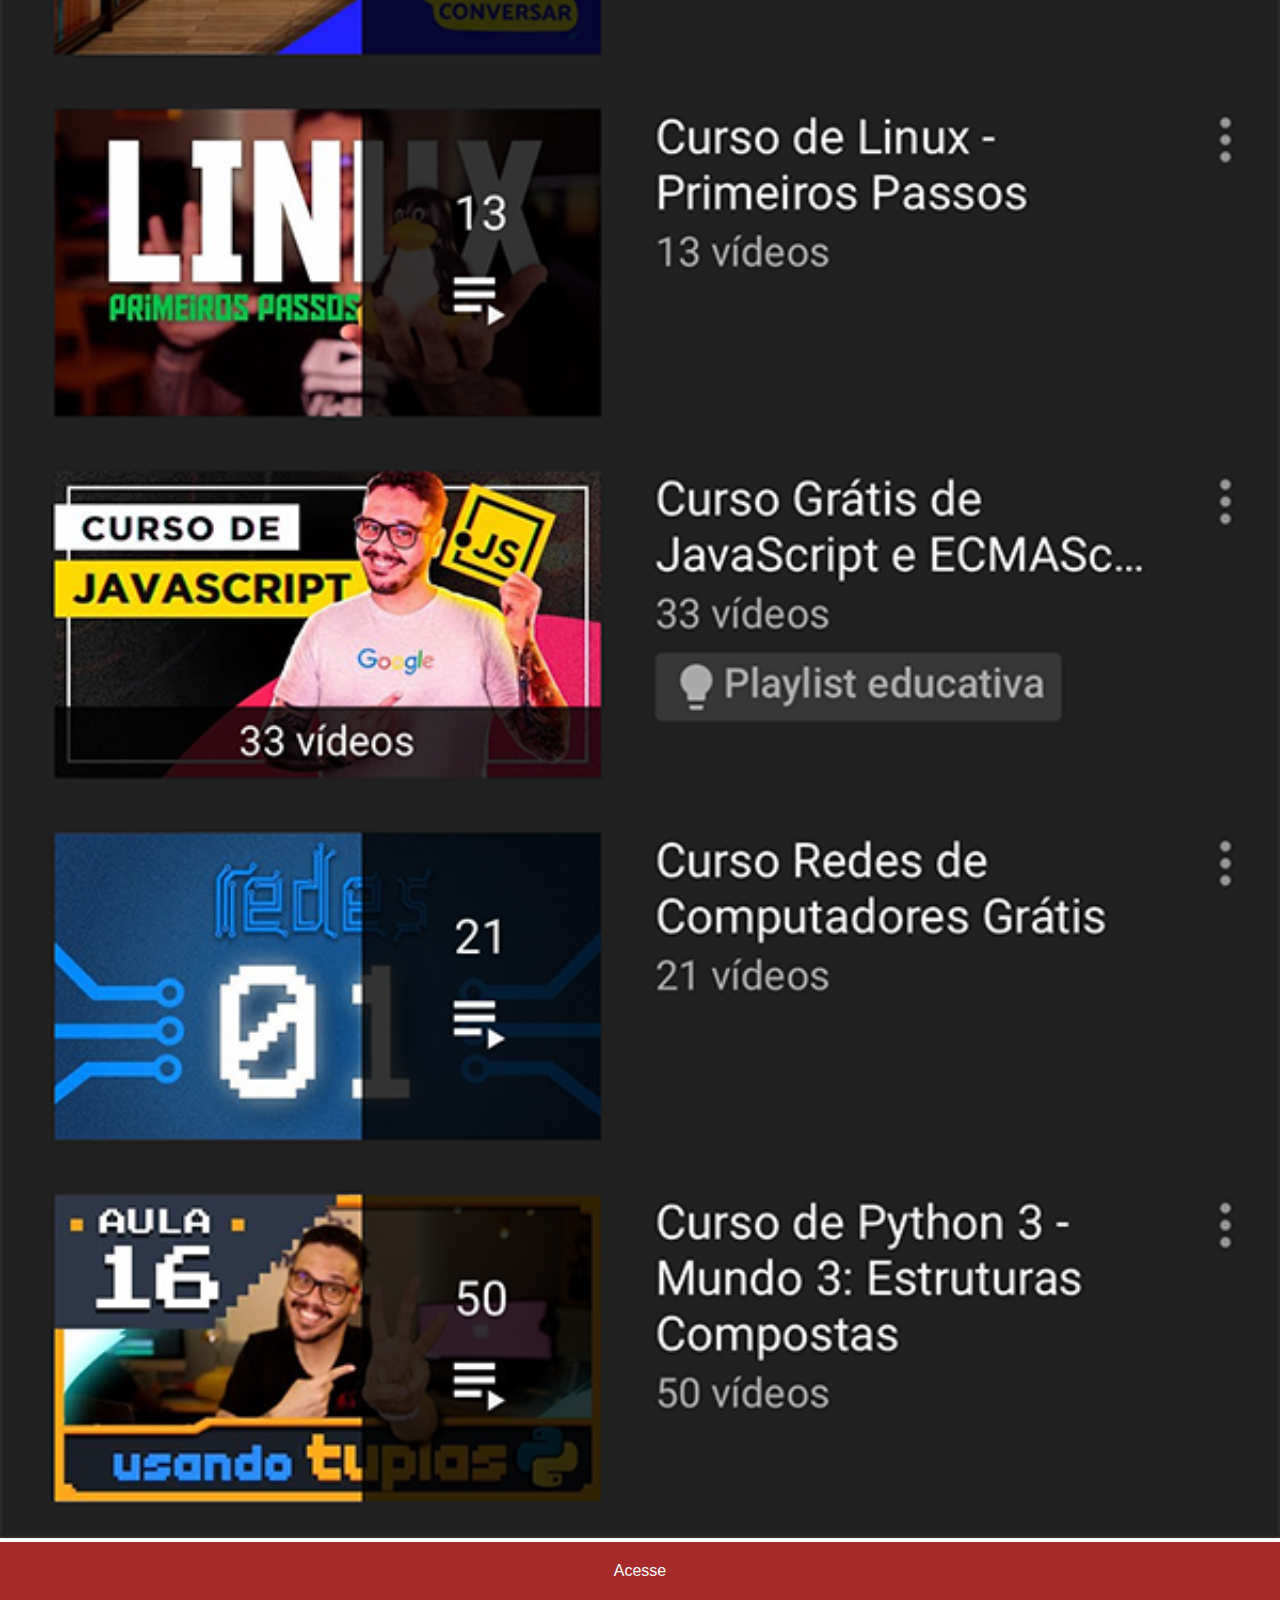
<file: yotube.html>
<!DOCTYPE html>
<html lang="pt-br">

<head>
    <meta charset="UTF-8">
    <meta name="viewport" content="width=device-width, initial-scale=1.0">
    <style>
        * {
            margin: 0;
            padding: 0;
        }

        img {
            width: 100%;
        }

        a {
            display: block;
            padding: 20px;
            text-align: center;
            background-color: brown;
            text-decoration: none;
            color: white;
            font-family: 'Gill Sans', 'Gill Sans MT', Calibri, 'Trebuchet MS', sans-serif;
        }

        a:hover {
            background-color: red;
            font-size: 20px;
        }
    </style>
    <title>Home do Yotube</title>
</head>

<body>
    <img src="/imagens/tela-youtube.png" alt="Yotube">
    <a href="https://www.youtube.com/c/CursoemV%C3%ADdeo/playlists" target="_blank">
        Acesse
    </a>
</body>

</html>
</file>
<file: estilos/sttyle.css>
@charset "utf-8";

* {
    margin: 0px;
    padding: 0px;
    font-family: Arial, Helvetica, sans-serif;
}

html,
body {
    height: 100vh;
    width: 100vw;
    background-color: black;
}

body {
    background: url('../imagens/fundo-madeira.jpg') no-repeat top center;
    background-size: cover;
    background-attachment: fixed;
}

main {
    position: relative;
    height: 100vh;
}

::-webkit-scrollbar {
    width: 0px;
    height: 0px;
    /* Esse código esconde a barra de rolagem lateral, tirando a rolagem. */
}

/* Imagem do telefone com a posição no centro da tela. */
section#telefone {
    position: absolute;
    top: -20%;
    left: 50%;
    transform: translate(-50%, 50%);

    height: 627px;
    width: 311px;
    background: url('/imagens/frame-iphone.png');
}

/* Ajustando na tela imagem do Iphone*/
#tela {
    position: absolute;
    top: 80px;
    left: 23px;
    width: 266px;
    height: 470px;
}

/* Estilo dos botões*/
section#redes-sociais {
    text-align: right;
}

section#redes-sociais img {
    width: 50px;
    border-radius: 50%;
    box-shadow: 2px 2px 5px black;
    margin: 20px;
    box-sizing: border-box;
    /* A borda vai fazer parte da caixa, tirando aqule pulo da div inteira, parecendo apenas a borda branca.*/
}

section#redes-sociais img:hover {
    border: 2px solid rgba(255, 255, 255, 0.737);
    transform: translate(-3px, -3px);
    box-shadow: 5px 5px 10px black;
    transition: transform .3s, border .5s;
}
</file>
<file: estilos/social.css>
@charset "utf-8";

* {
    margin: 0;
    padding: 0;
}

img {
    width: 100%;
}

a {
    display: block;
    padding: 20px;
    text-align: center;
    background-color: brown;
    text-decoration: none;
    color: white;
    font-family: 'Gill Sans', 'Gill Sans MT', Calibri, 'Trebuchet MS', sans-serif;
}

a:hover {
    background-color: red;
    font-size: 20px;
}
</file>
